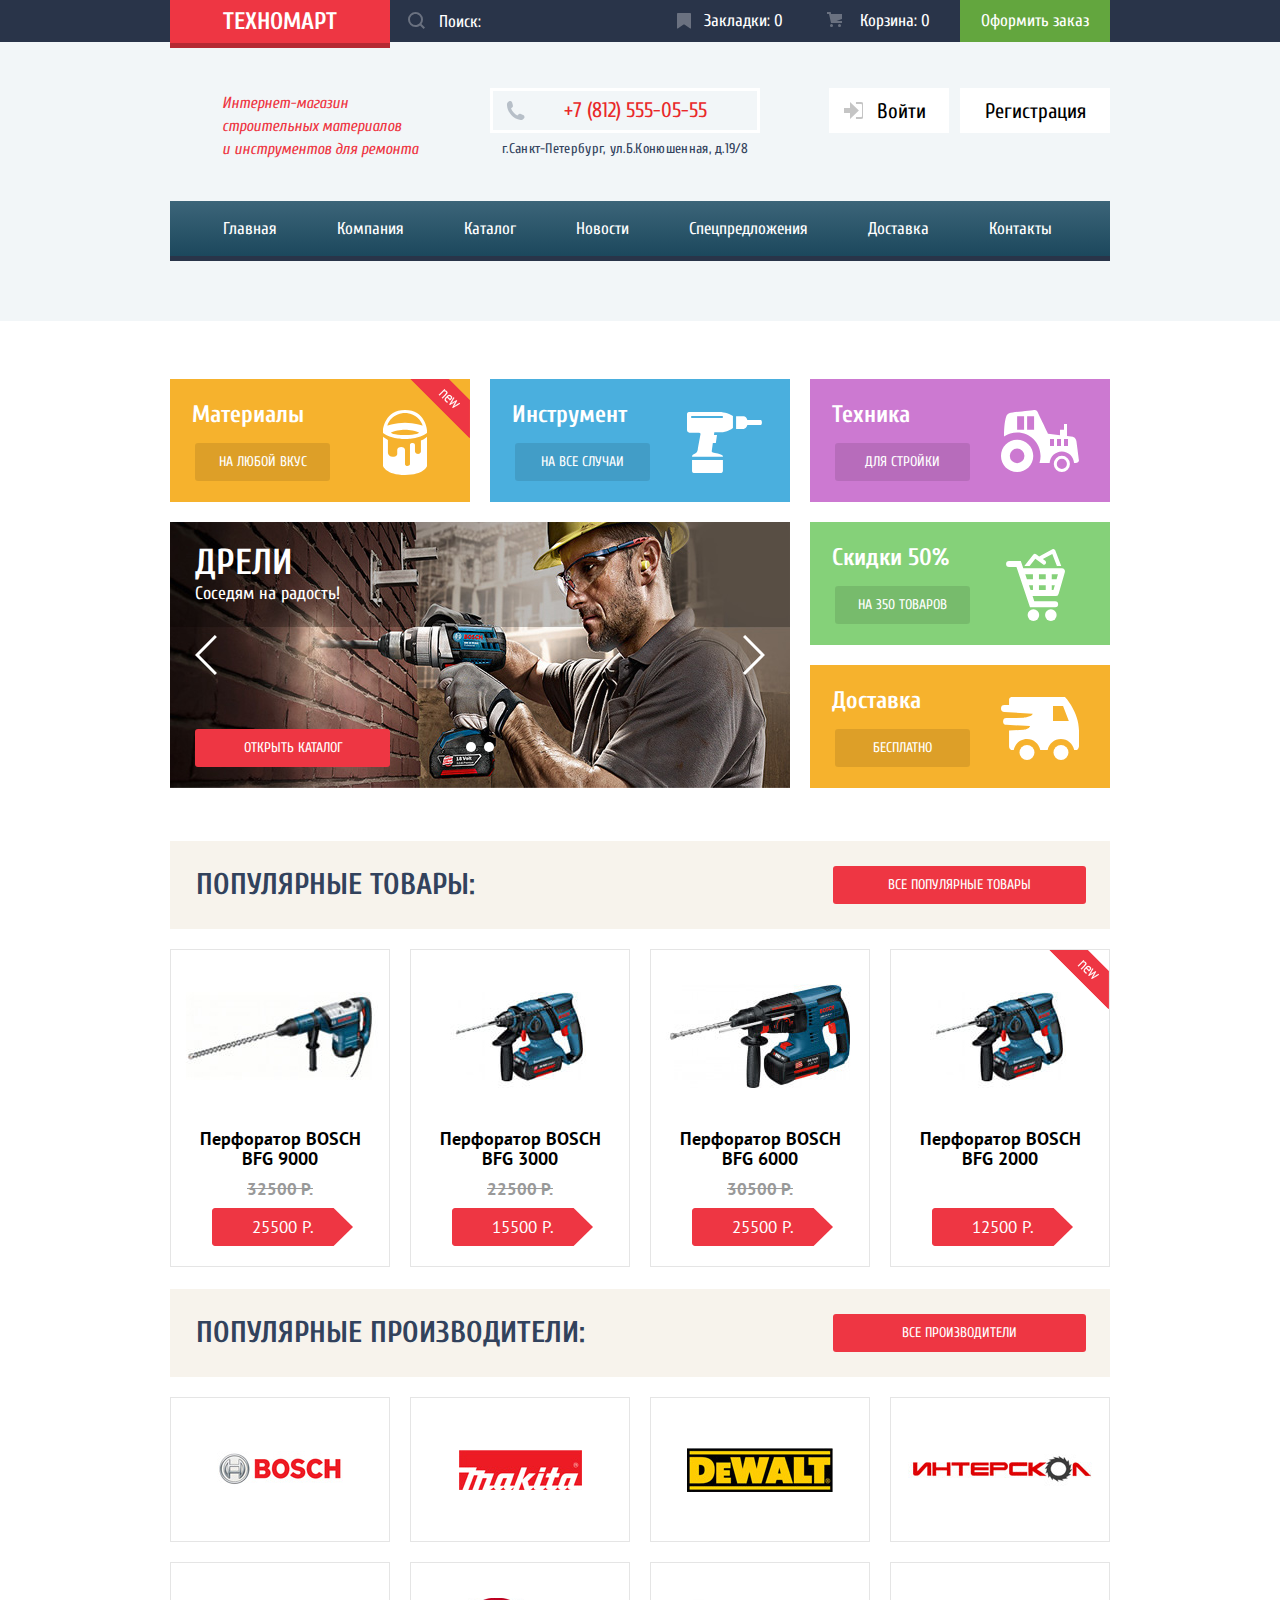
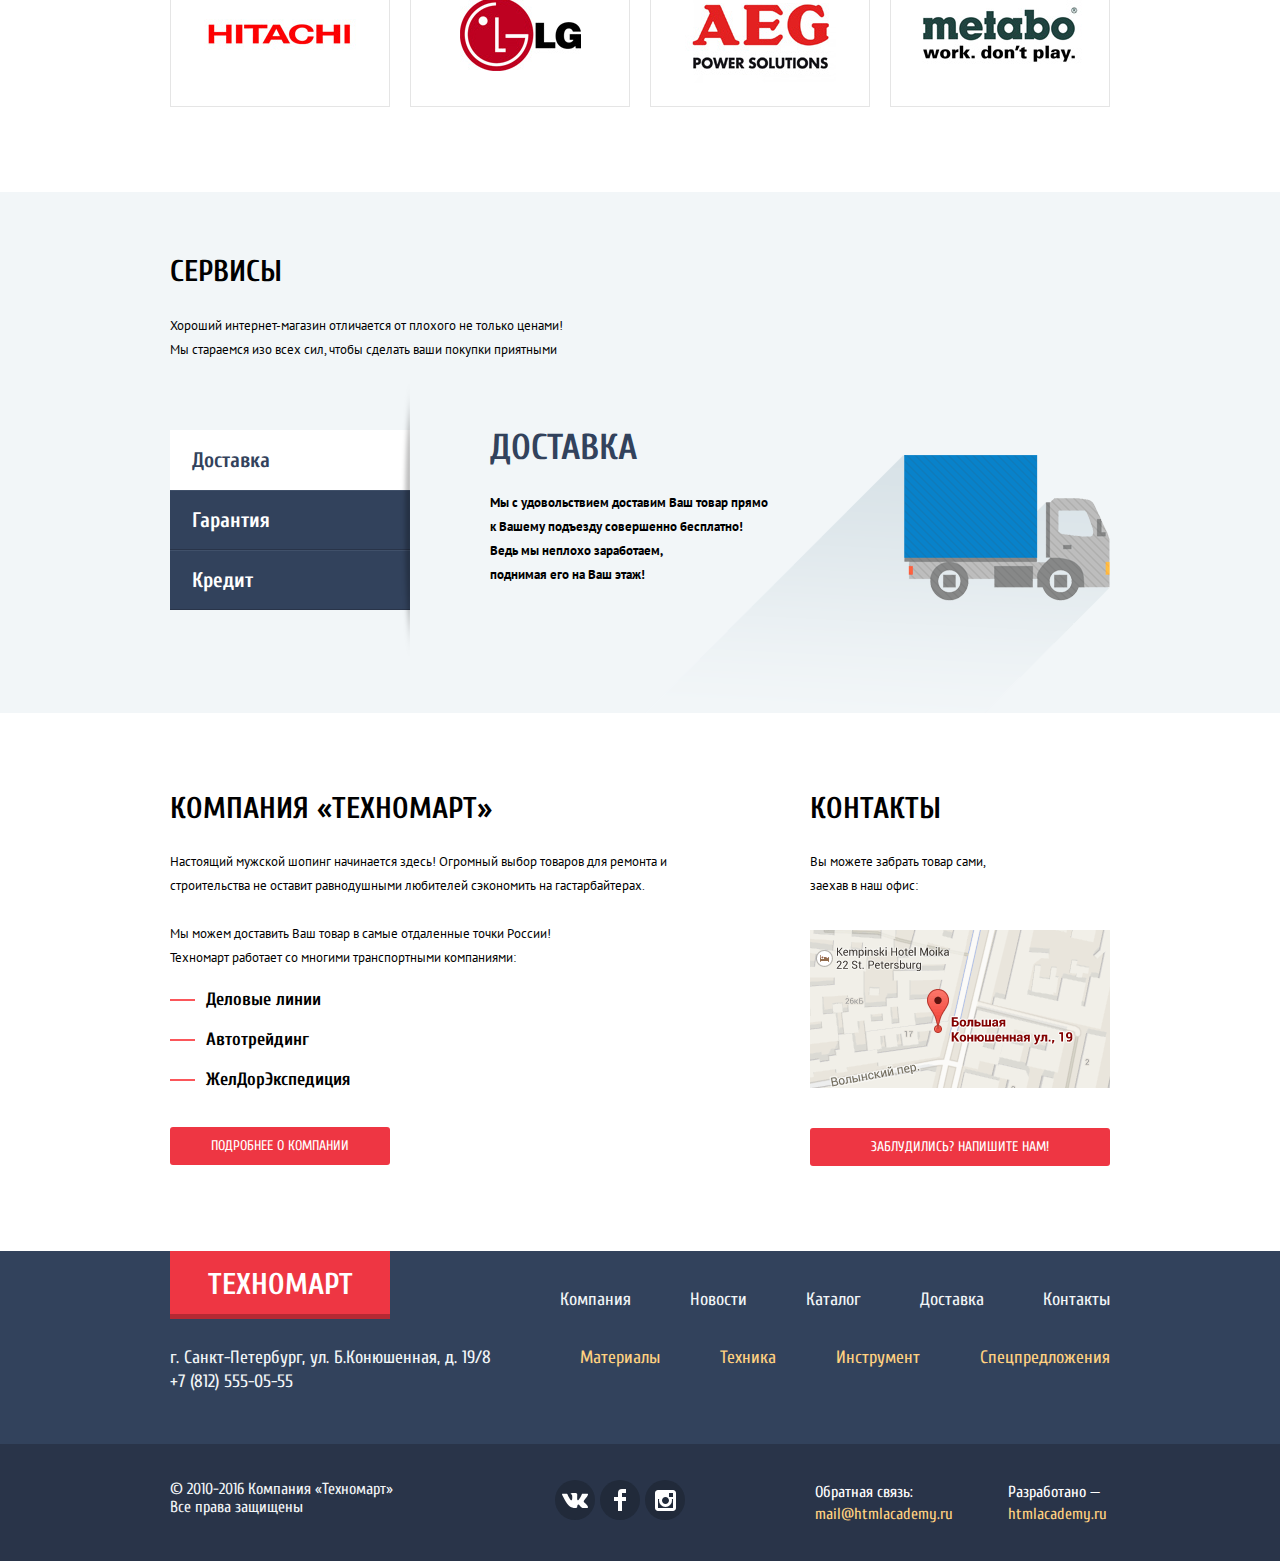
<file: index.html>
<!DOCTYPE html>
<html lang="ru">
<head>
  <meta charset="UTF-8">
  <title>Техномарт</title>
  <link href="https://fonts.googleapis.com/css?family=Cuprum:400,400i,700|PT+Sans:400,700&amp;subset=cyrillic" rel="stylesheet">
  <link rel="stylesheet" href="css/normalize.css">
  <link rel="stylesheet" href="css/style.css?8">
</head>
<body>
  <header class="main-header">
    <div class="header-first-line">
      <div class="container">
        <p class="logo-block">
          <a class="logo">Техномарт</a>
        </p>
        <form action="/echo" method="get" class="search-form">
          <input type="text" class="search-input" placeholder="Поиск:">
          <button type="submit" class="search-button"><span class="visually-hidden">Поиск</span></button>
        </form>
        <ul class="tabs-list">
          <li class="tabs-item">
            <a href="#" class="tabs-button tabs-bookmark">Закладки: <span class="tabs-count" id="bookmark-count">0</span></a>
          </li>
          <li class="tabs-item">
            <a href="#" class="tabs-button tabs-cart">Корзина: <span class="tabs-count" id="cart-count">0</span></a>
          </li>
          <li class="tabs-item">
            <a href="#" class="tabs-button tabs-order">Оформить заказ</a>
          </li>
        </ul>
      </div>
      <!-- /.container -->
    </div>
    <!-- /.header-first-line -->
    <div class="header-second-line container">
      <p class="title">
        Интернет-магазин <br>
        строительных материалов <br>
        и инструментов для ремонта
      </p>
      <div class="contacts">
        <p class="contacts-telefone">+7 (812) 555-05-55</p>
        <p class="contacts-address">г.Санкт-Петербург, ул.Б.Конюшенная, д.19/8</p>
      </div>
      <ul class="user-menu">
        <li class="user-menu-item log-in">
          <a href="" class="user-menu-link log-in-link">Войти</a>
        </li>
        <li class="user-menu-item sign-up">
          <a href="" class="user-menu-link sign-up-link">Регистрация</a>
        </li>
      </ul>
    </div>
    <!-- /.header-second-line -->
    <div class="header-third-line container">
      <nav class="main-navigation">
        <ul class="site-navigation">
          <li class="site-navigation-item">
            <a class="site-navigation-link current-link">Главная</a>
          </li>
          <li class="site-navigation-item">
            <a href="#" class="site-navigation-link">Компания</a>
          </li>
          <li class="site-navigation-item">
            <a href="catalog.html" class="site-navigation-link">Каталог</a>
          </li>
          <li class="site-navigation-item">
            <a href="#" class="site-navigation-link">Новости</a>
          </li>
          <li class="site-navigation-item">
            <a href="#" class="site-navigation-link">Спецпредложения</a>
          </li>
          <li class="site-navigation-item">
            <a href="#" class="site-navigation-link">Доставка</a>
          </li>
          <li class="site-navigation-item">
            <a href="#" class="site-navigation-link">Контакты</a>
          </li>
        </ul>
      </nav>
    </div>
    <!-- /.header-third-line -->
  </header>
  <main>
    <h1 class="visually-hidden">Интернет-магазин строительных материалов и инструментов для ремонта "Техномарт"</h1>
    <section class="goods-menu container">
      <h2 class="visually-hidden">Перечень товаров и услуг</h2>
      <ul class="list">
        <li class="list-item">
          <div class="list-item-container list-item-new">
            <h3 class="list-item-title">Материалы</h3>
            <a href="#" class="button list-button">На любой вкус</a>
          </div>
        </li>
        <li class="list-item">
          <div class="list-item-container">
            <h3 class="list-item-title">Инструмент</h3>
            <a href="#" class="button list-button">На все случаи</a>
          </div>
        </li>
        <li class="list-item">
          <div class="list-item-container">
            <h3 class="list-item-title">Техника</h3>
            <a href="#" class="button list-button">Для стройки</a>
          </div>
        </li>
        <li class="list-item">
          <div class="list-item-container">
            <h3 class="list-item-title">Скидки 50%</h3>
            <a href="#" class="button list-button">На 350 товаров</a>
          </div>
        </li>
        <li class="list-item">
          <div class="list-item-container">
            <h3 class="list-item-title">Доставка</h3>
            <a href="#" class="button list-button">Бесплатно</a>
          </div>
        </li>
        <li class="list-item">
          <div class="slider">
            <button class="slider-button slider-button-left" type="button"><span class="visually-hidden">Предыдущий слайд</span></button>
            <button class="slider-button slider-button-right" type="button"><span class="visually-hidden">Следающий слайд</span></button>
            <div class="slider-radio-block">
              <input type="radio" name="slider-radio" id="slider-radio1" class="slider-radio" checked tabindex="-1">
              <label for="slider-radio1" class="slader-label"><span class="visually-hidden">Слайд о перфораторах</span></label>
              <input type="radio" name="slider-radio" id="slider-radio2" class="slider-radio" tabindex="-1">
              <label for="slider-radio2" class="slader-label"><span class="visually-hidden">Слайд о дрелях</span></label>
            </div>
            <div class="slides">
              <div class="slide">
                <h3 class="slide-title">Перфораторы</h3>
                <p class="slide-text">Настоящие мужские игрушки</p>
                <a href="catalog.html" class="button slide-button" tabindex="-1">Открыть каталог</a>
              </div>
              <div class="slide">
                <h3 class="slide-title">Дрели</h3>
                <p class="slide-text">Соседям на радость!</p>
                <a href="catalog.html" class="button slide-button">Открыть каталог</a>
              </div>
            </div>
          </div>
        </li>
      </ul>
    </section>
    <section class="popular-goods container">
      <header class="section-header">
        <h2 class="title">Популярные товары:</h2>
        <button class="button">Все популярные товары</button>
      </header>
      <ul class="goods-list">
        <li class="item">
          <img src="img/boschBFG9000.jpg" width="218" height="170" alt="Перфоратор bosch BFG 9000" class="img">
          <div class="hidden-block">
            <a href="#" class="button hidden-button buy-button" tabindex="-1">Купить</a>
            <button class="button hidden-button bookmark-button" type="button" tabindex="-1">В закладки</button>
          </div>
          <h3 class="title">Перфоратор BOSCH BFG 9000</h3>
          <p class="old-price">32500 Р.</p>
          <a href="#" class="button button-price">25500 Р.</a>
        </li>
        <li class="item">
          <img src="img/boschBFG2000.jpg" width="218" height="170" alt="Перфоратор bosch BFG 3000" class="img">
          <div class="hidden-block">
            <a href="#" class="button hidden-button buy-button" tabindex="-1">Купить</a>
            <button class="button hidden-button bookmark-button" type="button" tabindex="-1">В закладки</button>
          </div>
          <h3 class="title">Перфоратор BOSCH BFG 3000</h3>
          <p class="old-price">22500 Р.</p>
          <a href="#" class="button button-price">15500 Р.</a>
        </li>
        <li class="item">
          <img src="img/boschBFG6000.jpg" width="218" height="170" alt="Перфоратор bosch BFG 6000" class="img">
          <div class="hidden-block">
            <a href="#" class="button hidden-button buy-button" tabindex="-1">Купить</a>
            <button class="button hidden-button bookmark-button" type="button" tabindex="-1">В закладки</button>
          </div>
          <h3 class="title">Перфоратор BOSCH BFG 6000</h3>
          <p class="old-price">30500 Р.</p>
          <a href="#" class="button button-price">25500 Р.</a>
        </li>
        <li class="item list-item-new">
          <img src="img/boschBFG2000.jpg" width="218" height="170" alt="Перфоратор bosch BFG 2000" class="img">
          <div class="hidden-block">
            <a href="#" class="button hidden-button buy-button" tabindex="-1">Купить</a>
            <button class="button hidden-button bookmark-button" type="button" tabindex="-1">В закладки</button>
          </div>
          <h3 class="title">Перфоратор BOSCH BFG 2000</h3>
          <p class="old-price"><br></p>
          <a href="#" class="button button-price">12500 Р.</a>
        </li>
      </ul>
    </section>
    <section class="popular-brands container">
      <header class="section-header">
        <h2 class="title">Популярные производители:</h2>
        <button class="button">Все производители</button>
      </header>
      <ul class="list">
        <li class="list-item">
          <a href="#" class="list-link">
            <img src="img/bosch.jpg" width="126" height="37" alt="Фирма bosch" class="list-img bosch">
          </a>
        </li>
        <li class="list-item">
          <a href="#" class="list-link">
            <img src="img/makita.jpg" width="123" height="40" alt="Фирма макита" class="list-img makita">
          </a>
        </li>
        <li class="list-item">
          <a href="#" class="list-link">
            <img src="img/dewalt.jpg" width="146" height="44" alt="Фирма dewalt" class="list-img dewalt">
          </a>
        </li>
        <li class="list-item">
          <a href="#" class="list-link">
            <img src="img/interscol.jpg" width="184" height="32" alt="Фирма интерскол" class="list-img interscol">
          </a>
        </li>
        <li class="list-item">
          <a href="#" class="list-link">
            <img src="img/hitachi.jpg" width="169" height="31" alt="Фирма hitachi" class="list-img hitachi">
          </a>
        </li>
        <li class="list-item">
          <a href="#" class="list-link">
            <img src="img/lg.jpg" width="121" height="73" alt="Фирма lg" class="list-img lg">
          </a>
        </li>
        <li class="list-item">
          <a href="#" class="list-link">
            <img src="img/aeg.jpg" width="151" height="96" alt="Фирма aeg" class="list-img aeg">
          </a>
        </li>
        <li class="list-item">
          <a href="#" class="list-link">
            <img src="img/metabo.jpg" width="204" height="69" alt="Фирма metabo" class="list-img metabo">
          </a>
        </li>
      </ul>
    </section>
    <section class="services">
      <div class="container">
        <header>
          <h2 class="header-title">Сервисы</h2>
          <p class="header-text">
            Хороший интернет-магазин отличается от плохого не только ценами! <br>
            Мы стараемся изо всех сил, чтобы сделать ваши покупки приятными
          </p>
        </header>
        <div class="slider">
          <input type="radio" name="slider-radio" class="slider-radio" id="delivery" checked>
          <input type="radio" name="slider-radio" class="slider-radio" id="guaranty">
          <input type="radio" name="slider-radio" class="slider-radio" id="credit">
          <div class="slider-controls">
            <label for="delivery" class="slider-button">Доставка</label>
            <label for="guaranty" class="slider-button">Гарантия</label>
            <label for="credit" class="slider-button">Кредит</label>
          </div>
          <!-- /.slider-controls -->
          <div class="slides">
            <div class="slide">
              <h3 class="slide-title">Доставка</h3>
              <p class="slide-text">
                Мы с удовольствием доставим Ваш товар прямо <br>
                к Вашему подъезду совершенно бесплатно! <br>
                Ведь мы неплохо заработаем, <br>
                поднимая его на Ваш этаж!
              </p>
            </div>
            <!-- /.slide -->
            <div class="slide">
              <h3 class="slide-title">Гарантия</h3>
              <p class="slide-text">
                Если купленный у нас товар поломается или заискрит, <br>
                а также в случае пожара, спровоцированного его возгаранием, <br>
                Вы всегда можете быть уверены в нашей гарантии. Мы обменяем <br>
                сгоревший товар на новый. <br>
                Дом уж восстановите как-нибудь сами.
              </p>
            </div>
            <!-- /.slide -->
            <div class="slide">
              <h3 class="slide-title">Кредит</h3>
              <p class="slide-text">
                Залезть в долговую яму стало проще! <br>
                Кредитные консультанты придут Вам на помощь.
              </p>
              <button class="button slide-button">Отправить заявку</button>
            </div>
            <!-- /.slide -->
          </div>
          <!-- /.slides -->
        </div>
        <!-- /.slider -->
      </div>
    </section>
    <section class="company-info container">
      <section class="company-about">
        <h2 class="title">Компания «Техномарт»</h2>
        <p class="text">
          Настоящий мужской шопинг начинается здесь! Огромный выбор товаров для ремонта и <br>
          строительства не оставит равнодушными любителей сэкономить на гастарбайтерах.
        </p>
        <p class="text">
          Мы можем доставить Ваш товар в самые отдаленные точки России!<br>
          Техномарт работает со многими транспортными компаниями:
        </p>
        <ul class="partners-list">
          <li class="partners-item">Деловые линии</li>
          <li class="partners-item">Автотрейдинг</li>
          <li class="partners-item">ЖелДорЭкспедиция</li>
        </ul>
        <a href="#" class="button partners-link">Подробнее о компании</a>
      </section>
      <section class="contacts">
        <h2 class="title">Контакты</h2>
        <p class="text">
          Вы можете забрать товар сами, <br>
          заехав в наш офис:
        </p>
        <p class="map">
          <img src="img/contacts-map.png" alt="Адрес офиса: г.Санкт-Петербург, ул.Б.Конюшенная, д.19" width="300" height="158" class="map-img">
        </p>
        <button class="button">Заблудились? Напишите нам!</button>
        <div class="modal-full-map">
          <img src="img/contacts-map-full.png" width="940" height="446" alt="Большая карта с адресом офиса">
          <button class="close" tabindex="-1"><span class="visually-hidden">Закрыть</span></button>
        </div>
        <!-- /.full-map -->
      </section>
    </section>
  </main>
  <footer class="main-footer">
    <div class="footer-first-line container">
      <p class="logo-block">
        <a class="logo">Техномарт</a>
      </p>
      <ul class="site-navigation">
        <li class="site-navigation-item">
          <a href="#" class="site-navigation-link">Компания</a>
        </li>
        <li class="site-navigation-item">
          <a href="#" class="site-navigation-link">Новости</a>
        </li>
        <li class="site-navigation-item">
          <a href="catalog.html" class="site-navigation-link">Каталог</a>
        </li>
        <li class="site-navigation-item">
          <a href="#" class="site-navigation-link">Доставка</a>
        </li>
        <li class="site-navigation-item">
          <a href="#" class="site-navigation-link">Контакты</a>
        </li>
      </ul>
    </div>
    <!-- /.footer-first-line -->
    <div class="footer-second-line container">
      <p class="contacts">
        г. Санкт-Петербург, ул. Б.Конюшенная, д. 19/8 <br>
        +7 (812) 555-05-55
      </p>
      <ul class="catalog-navigation">
        <li class="catalog-navigation-item">
          <a href="#" class="catalog-navigation-link">Материалы</a>
        </li>
        <li class="catalog-navigation-item">
          <a href="#" class="catalog-navigation-link">Техника</a>
        </li>
        <li class="catalog-navigation-item">
          <a href="#" class="catalog-navigation-link">Инструмент</a>
        </li>
        <li class="catalog-navigation-item">
          <a href="#" class="catalog-navigation-link">Спецпредложения</a>
        </li>
      </ul>
    </div>
    <!-- /.footer-second-line -->
    <div class="footer-third-line">
      <div class="container">
        <p class="copyrights">
          &#169; 2010-2016 Компания «Техномарт» <br>
          Все права защищены
        </p>
        <ul class="socials-list">
          <li class="socials-item">
            <a href="" class="socials-link vk">
              <span class="visually-hidden">Вконтакте</span>
            </a>
          </li>
          <li class="socials-item">
            <a href="" class="socials-link facebook">
              <span class="visually-hidden">Фейсбук</span>
            </a>
          </li>
          <li class="socials-item">
            <a href="" class="socials-link instagram">
              <span class="visually-hidden">Инстаграм</span>
            </a>
          </li>
        </ul>
        <table class="developers">
          <tr>
            <td class="developers-title">Обратная связь:</td>
            <td class="developers-title">Разработано —</td>
          </tr>
          <tr>
            <td class="developers-link">mail@htmlacademy.ru</td>
            <td class="developers-link">htmlacademy.ru</td>
          </tr>
        </table>
      </div>
      <!-- /.container -->
    </div>
    <!-- /.footer-third-line -->
  </footer>
  <section class="modal modal-write-us">
    <p class="block-input">
      <label for="write-us-name">Ваше имя:</label>
      <input type="text" name="name" id="write-us-name" placeholder="Представьтесь, пожалуйста" tabindex="-1">
    </p>
    <p class="block-input">
      <label for="write-us-email">Ваш e-mail:</label>
      <input type="email" name="email" id="write-us-email" placeholder="Для отправки ответа" tabindex="-1">
    </p>
    <p class="block-textarea">
      <label for="write-us-message">Текст письма:</label>
      <textarea name="message" id="write-us-message" placeholder="В свободной форме" tabindex="-1"></textarea>
    </p class="block-textarea">
    <p class="block-button">
      <button class="button" type="submit" tabindex="-1">Отправить</button>
    </p>
    <button class="close" tabindex="-1"><span class="visually-hidden">Закрыть</span></button>
  </section>
</body>
</html>
</file>
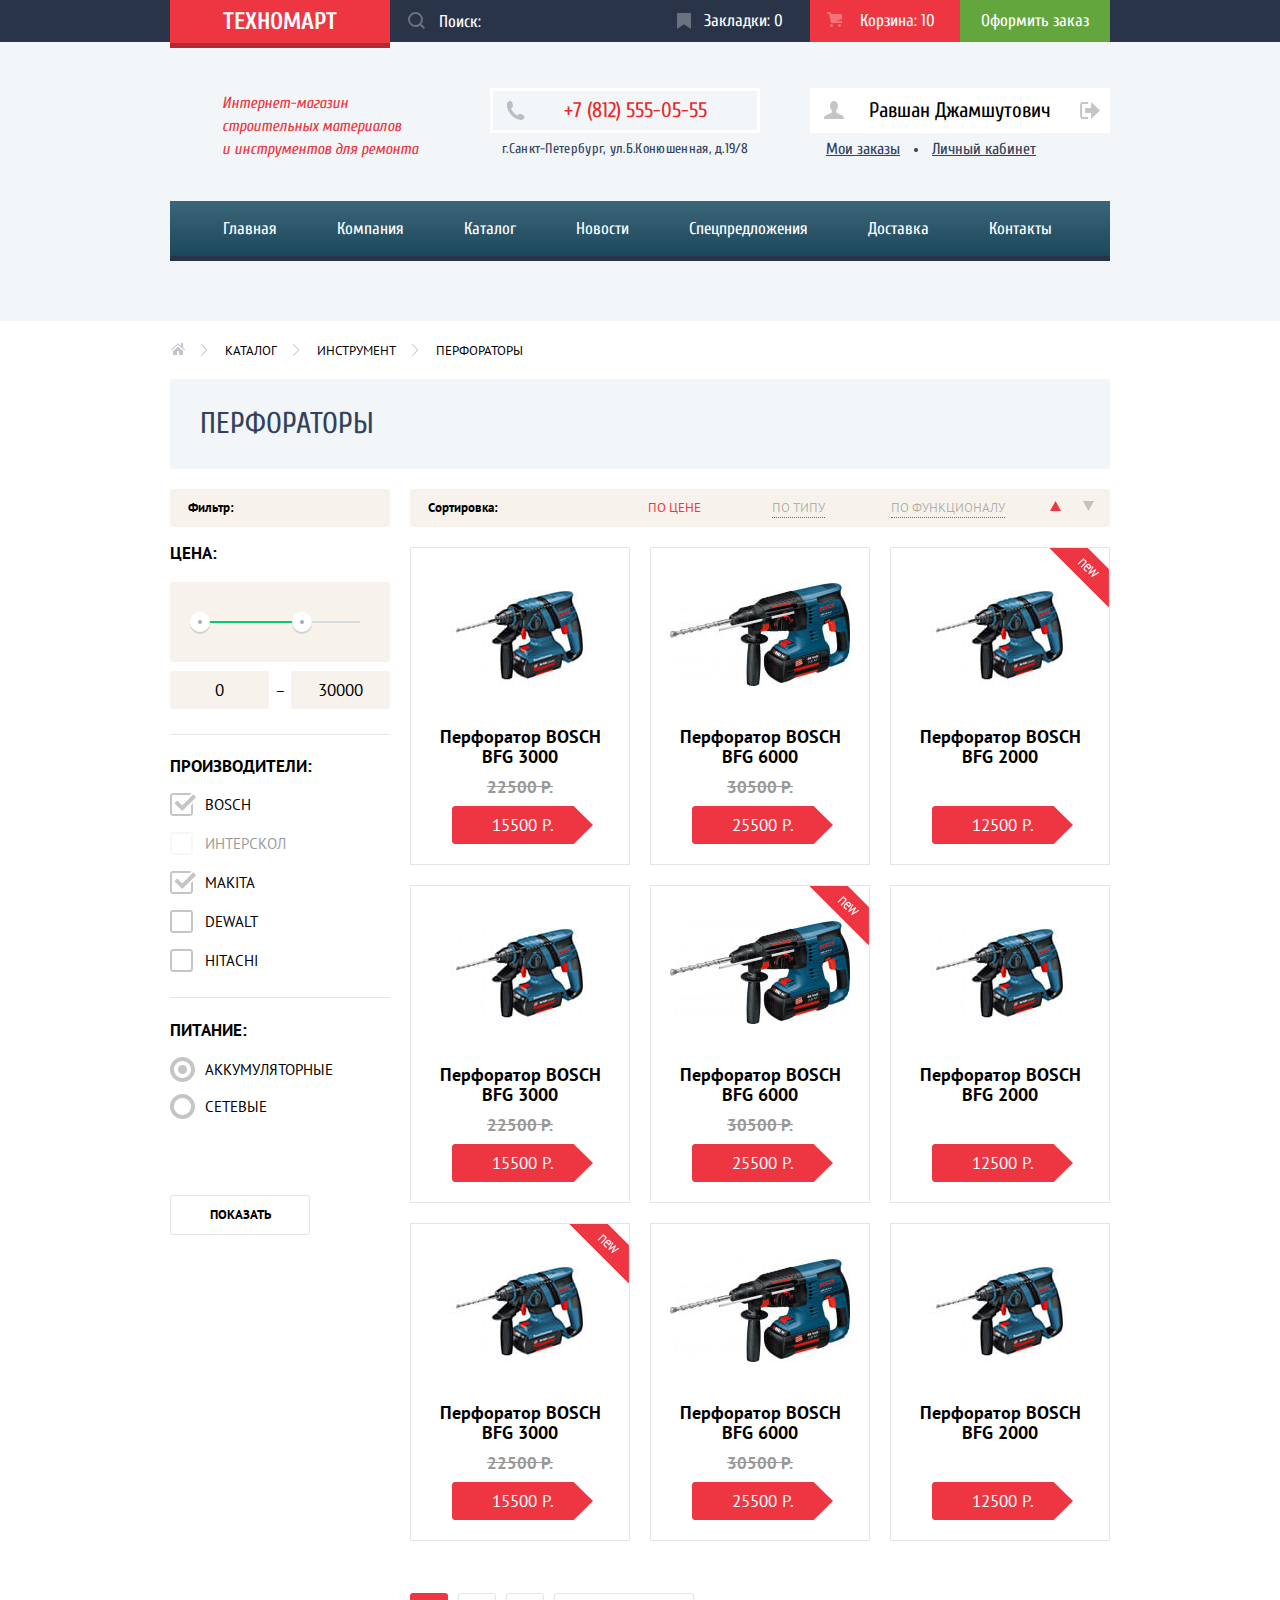
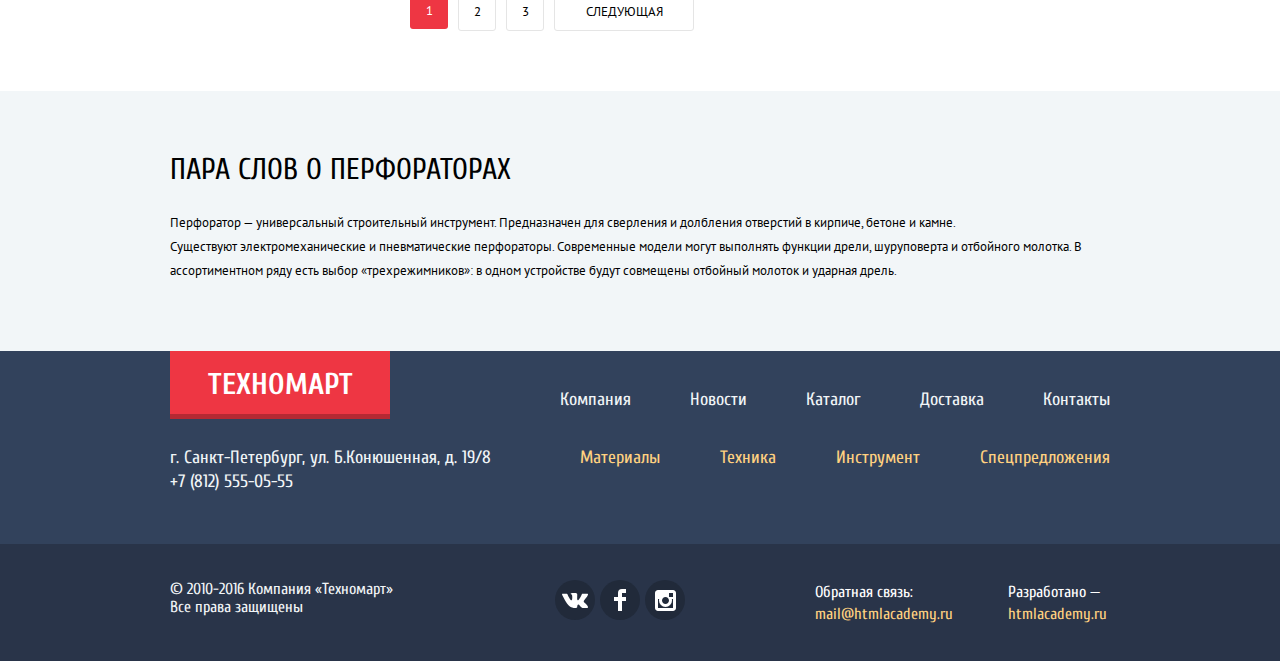
<file: catalog.html>
<!DOCTYPE html>
<html lang="ru">
<head>
  <meta charset="UTF-8">
  <title>Католог товаров</title>
  <link href="https://fonts.googleapis.com/css?family=Cuprum:400,400i|PT+Sans:400,700&amp;subset=cyrillic" rel="stylesheet">
  <link rel="stylesheet" href="css/normalize.css">
  <link rel="stylesheet" href="css/style.css?5">
</head>
<body>
  <header class="main-header">
    <div class="header-first-line">
      <div class="container">
        <p class="logo-block">
          <a href="index.html" class="logo">Техномарт</a>
        </p>
        <form action="/echo" method="get" class="search-form">
          <input type="text" class="search-input" placeholder="Поиск:">
          <button type="submit" class="search-button"><span class="visually-hidden">Поиск</span></button>
        </form>
        <ul class="tabs-list">
          <li class="tabs-item">
            <a href="#" class="tabs-button tabs-bookmark">Закладки: <span class="tabs-count" id="bookmark-count">0</span></a>
          </li>
          <li class="tabs-item">
            <a href="#" class="tabs-button tabs-button-fill tabs-cart">Корзина: <span class="tabs-count" id="cart-count">10</span></a>
          </li>
          <li class="tabs-item">
            <a href="#" class="tabs-button tabs-order">Оформить заказ</a>
          </li>
        </ul>
      </div>
      <!-- /.container -->
    </div>
    <!-- /.header-first-line -->
    <div class="header-second-line container">
      <p class="title">
        Интернет-магазин <br>
        строительных материалов <br>
        и инструментов для ремонта
      </p>
      <div class="contacts">
        <p class="contacts-telefone">+7 (812) 555-05-55</p>
        <p class="contacts-address">г.Санкт-Петербург, ул.Б.Конюшенная, д.19/8</p>
      </div>
      <ul class="user-menu">
        <li class="user-menu-item user">
          <a href="" class="user-menu-link user-link">Равшан Джамшутович</a>
        </li>
        <li class="user-menu-item my-order">
          <a href="" class="user-menu-link my-order-link">Мои заказы</a>
        </li>
        <li class="user-menu-item account">
          <a href="" class="user-menu-link account-link">Личный кабинет</a>
        </li>
      </ul>
    </div>
    <!-- /.header-second-line -->
    <div class="header-third-line container">
      <nav class="main-navigation">
        <ul class="site-navigation">
          <li class="site-navigation-item">
            <a href="index.html" class="site-navigation-link">Главная</a>
          </li>
          <li class="site-navigation-item">
            <a href="#" class="site-navigation-link">Компания</a>
          </li>
          <li class="site-navigation-item">
            <a class="site-navigation-link  current-link">Каталог</a>
          </li>
          <li class="site-navigation-item">
            <a href="#" class="site-navigation-link">Новости</a>
          </li>
          <li class="site-navigation-item">
            <a href="#" class="site-navigation-link">Спецпредложения</a>
          </li>
          <li class="site-navigation-item">
            <a href="#" class="site-navigation-link">Доставка</a>
          </li>
          <li class="site-navigation-item">
            <a href="#" class="site-navigation-link">Контакты</a>
          </li>
        </ul>
      </nav>
    </div>
    <!-- /.header-third-line -->
  </header>
  <main class="catalog-main container">
    <header>
      <ul class="bread-crumb">
        <li class="item home">
          <a href="index.html" class="link home-link"><span class="visually-hidden">Главная</span></a>
        </li>
        <li class="item">
          <a href="catalog.html" class="link">Каталог</a>
        </li>
        <li class="item">
          <a href="#" class="link">Инструмент</a>
        </li>
        <li class="item">
          <a class="link current-link">Перфораторы</a>
        </li>
      </ul>
      <h1 class="header-title">Перфораторы</h1>
    </header>
    <section class="filters-block">
      <h2 class="title">Фильтр:</h2>
      <form action="/echo" method="get" class="filters">
        <fieldset class="range-filter">
          <legend class="fieldset-title">Цена:</legend>
          <div class="range-control">
            <div class="scale">
              <div class="bar"></div>
            </div>
            <div class="toggle toggle-min"></div>
            <div class="toggle toggle-max"></div>
          </div>
          <div class="price-control">
            <label for="min-price" class="visually-hidden">Минимальная цена</label>
            <input type="text" value="0" name="min-price" id="min-price" class="price-control-input">
            –
            <label for="max-price" class="visually-hidden">Максимальная цена</label>
            <input type="text" value="30000" name="max-price" id="max-price" class="price-control-input">
          </div>
        </fieldset>
        <fieldset class="manufacturer-filter">
          <legend class="fieldset-title">Производители:</legend>
          <ul class="list">
            <li class="list-item">
              <input type="checkbox" name="bosch" class="list-input" id="bosch" checked>
              <label for="bosch" class="list-label">Bosch</label>
            </li>
            <li class="list-item">
              <input type="checkbox" name="interscol" class="list-input" id="interscol" disabled>
              <label for="interscol" class="list-label list-label__blocked">Интерскол</label>
            </li>
            <li class="list-item">
              <input type="checkbox" name="makita" class="list-input" id="makita" checked>
              <label for="makita" class="list-label">Makita</label>
            </li>
            <li class="list-item">
              <input type="checkbox" name="dewalt" class="list-input" id="dewalt">
              <label for="dewalt" class="list-label">Dewalt</label>
            </li>
            <li class="list-item">
              <input type="checkbox" name="hitachi" class="list-input" id="hitachi">
              <label for="hitachi" class="list-label">Hitachi</label>
            </li>
          </ul>
        </fieldset>
        <fieldset class="power-filter">
          <legend class="fieldset-title">Питание:</legend>
          <ul class="list">
            <li class="list-item">
              <input type="radio" name="power-radio" class="list-input" id="accumulator" checked>
              <label for="accumulator" class="list-label">Аккумуляторные</label>
            </li>
            <li class="list-item">
              <input type="radio" name="power-radio" class="list-input" id="network">
              <label for="network" class="list-label">Сетевые</label>
            </li>
          </ul>
        </fieldset>
        <button class="button filters-button">Показать</button>
      </form>
    </section>
    <!-- /.filters -->
    <section class="goods">
      <section class="sort">
        <h2 class="title">Сортировка:</h2>
        <ul class="type-list">
          <li class="type-item">
            <a href="#" class="type-link current-link">По цене</a>
          </li>
          <li class="type-item">
            <a href="#" class="type-link">По типу</a>
          </li>
          <li class="type-item">
            <a href="#" class="type-link">По функционалу</a>
          </li>
        </ul>
        <ul class="order-list">
          <li class="order-item">
            <a href="#" class="order-arrow arrow-up arrow-up-active">
              <span class="visually-hidden">Сортировка по возрастанию</span>
            </a>
          </li>
          <li class="order-item">
            <a href="#" class="order-arrow arrow-down">
              <span class="visually-hidden">Сортировка по убыванию</span>
            </a>
          </li>
        </ul>
      </section>
      <section class="goods-content">
        <ul class="goods-list">
          <li class="item">
            <img src="img/boschBFG2000.jpg" width="218" height="170" alt="Перфоратор bosch BFG 2000" class="img">
            <div class="hidden-block">
              <a href="#" class="button hidden-button buy-button" tabindex="-1">Купить</a>
              <button class="button hidden-button bookmark-button" type="button" tabindex="-1">В закладки</button>
            </div>
            <h3 class="title">Перфоратор BOSCH BFG 3000</h3>
            <p class="old-price">22500 Р.</p>
            <a href="#" class="button button-price">15500 Р.</a>
          </li>
          <li class="item">
            <img src="img/boschBFG6000.jpg" width="218" height="170" alt="Перфоратор bosch BFG 6000" class="img">
            <div class="hidden-block">
              <a href="#" class="button hidden-button buy-button" tabindex="-1">Купить</a>
              <button class="button hidden-button bookmark-button" type="button" tabindex="-1">В закладки</button>
            </div>
            <h3 class="title">Перфоратор BOSCH BFG 6000</h3>
            <p class="old-price">30500 Р.</p>
            <a href="#" class="button button-price">25500 Р.</a>
          </li>
          <li class="item list-item-new">
            <img src="img/boschBFG2000.jpg" width="218" height="170" alt="Перфоратор bosch BFG 2000" class="img">
            <div class="hidden-block">
              <a href="#" class="button hidden-button buy-button" tabindex="-1">Купить</a>
              <button class="button hidden-button bookmark-button" type="button" tabindex="-1">В закладки</button>
            </div>
            <h3 class="title">Перфоратор BOSCH BFG 2000</h3>
            <p class="old-price"><br></p>
            <a href="#" class="button button-price">12500 Р.</a>
          </li>
          <li class="item">
            <img src="img/boschBFG2000.jpg" width="218" height="170" alt="Перфоратор bosch BFG 2000" class="img">
            <div class="hidden-block">
              <a href="#" class="button hidden-button buy-button" tabindex="-1">Купить</a>
              <button class="button hidden-button bookmark-button" type="button" tabindex="-1">В закладки</button>
            </div>
            <h3 class="title">Перфоратор BOSCH BFG 3000</h3>
            <p class="old-price">22500 Р.</p>
            <a href="#" class="button button-price">15500 Р.</a>
          </li>
          <li class="item list-item-new">
            <img src="img/boschBFG6000.jpg" width="218" height="170" alt="Перфоратор bosch BFG 6000" class="img">
            <div class="hidden-block">
              <a href="#" class="button hidden-button buy-button" tabindex="-1">Купить</a>
              <button class="button hidden-button bookmark-button" type="button" tabindex="-1">В закладки</button>
            </div>
            <h3 class="title">Перфоратор BOSCH BFG 6000</h3>
            <p class="old-price">30500 Р.</p>
            <a href="#" class="button button-price">25500 Р.</a>
          </li>
          <li class="item">
            <img src="img/boschBFG2000.jpg" width="218" height="170" alt="Перфоратор bosch BFG 2000" class="img">
            <div class="hidden-block">
              <a href="#" class="button hidden-button buy-button" tabindex="-1">Купить</a>
              <button class="button hidden-button bookmark-button" type="button" tabindex="-1">В закладки</button>
            </div>
            <h3 class="title">Перфоратор BOSCH BFG 2000</h3>
            <p class="old-price"><br></p>
            <a href="#" class="button button-price">12500 Р.</a>
          </li>
          <li class="item list-item-new">
            <img src="img/boschBFG2000.jpg" width="218" height="170" alt="Перфоратор bosch BFG 2000" class="img">
            <div class="hidden-block">
              <a href="#" class="button hidden-button buy-button" tabindex="-1">Купить</a>
              <button class="button hidden-button bookmark-button" type="button" tabindex="-1">В закладки</button>
            </div>
            <h3 class="title">Перфоратор BOSCH BFG 3000</h3>
            <p class="old-price">22500 Р.</p>
            <a href="#" class="button button-price">15500 Р.</a>
          </li>
          <li class="item">
            <img src="img/boschBFG6000.jpg" width="218" height="170" alt="Перфоратор bosch BFG 6000" class="img">
            <div class="hidden-block">
              <a href="#" class="button hidden-button buy-button" tabindex="-1">Купить</a>
              <button class="button hidden-button bookmark-button" type="button" tabindex="-1">В закладки</button>
            </div>
            <h3 class="title">Перфоратор BOSCH BFG 6000</h3>
            <p class="old-price">30500 Р.</p>
            <a href="#" class="button button-price">25500 Р.</a>
          </li>
          <li class="item">
            <img src="img/boschBFG2000.jpg" width="218" height="170" alt="Перфоратор bosch BFG 2000" class="img">
            <div class="hidden-block">
              <a href="#" class="button hidden-button buy-button" tabindex="-1">Купить</a>
              <button class="button hidden-button bookmark-button" type="button" tabindex="-1">В закладки</button>
            </div>
            <h3 class="title">Перфоратор BOSCH BFG 2000</h3>
            <p class="old-price"><br></p>
            <a href="#" class="button button-price">12500 Р.</a>
          </li>
        </ul>
        <ul class="pagination-list">
          <li class="pagination-item">
            <a href="#" class="pagination-link current-link">1</a>
          </li>
          <li class="pagination-item">
            <a href="#" class="pagination-link">2</a>
          </li>
          <li class="pagination-item">
            <a href="#" class="pagination-link">3</a>
          </li>
          <li class="pagination-item">
            <a href="#" class="pagination-link next-link">Следующая</a>
          </li>
        </ul>
      </section>
      <!-- /.goods-content -->
    </section>
    <!-- /.goods -->
  </main>
  <section class="postscriptum">
    <div class="container">
      <h2 class="title">Пара слов о перфораторах</h2>
      <p class="text">
        Перфоратор — универсальный строительный инструмент. Предназначен для сверления и долбления отверстий в кирпиче, бетоне и камне. <br>
        Существуют электромеханические и пневматические перфораторы. Современные модели могут выполнять функции дрели, шуруповерта и отбойного молотка. В ассортиментном ряду есть выбор «трехрежимников»: в одном устройстве будут совмещены отбойный молоток и ударная дрель.
      </p>
    </div>
  </section>
  <footer class="main-footer">
    <div class="footer-first-line container">
      <p class="logo-block">
        <a class="logo">Техномарт</a>
      </p>
      <ul class="site-navigation">
        <li class="site-navigation-item">
          <a href="#" class="site-navigation-link">Компания</a>
        </li>
        <li class="site-navigation-item">
          <a href="#" class="site-navigation-link">Новости</a>
        </li>
        <li class="site-navigation-item">
          <a href="catalog.html" class="site-navigation-link">Каталог</a>
        </li>
        <li class="site-navigation-item">
          <a href="#" class="site-navigation-link">Доставка</a>
        </li>
        <li class="site-navigation-item">
          <a href="#" class="site-navigation-link">Контакты</a>
        </li>
      </ul>
    </div>
    <!-- /.footer-first-line -->
    <div class="footer-second-line container">
      <p class="contacts">
        г. Санкт-Петербург, ул. Б.Конюшенная, д. 19/8 <br>
        +7 (812) 555-05-55
      </p>
      <ul class="catalog-navigation">
        <li class="catalog-navigation-item">
          <a href="#" class="catalog-navigation-link">Материалы</a>
        </li>
        <li class="catalog-navigation-item">
          <a href="#" class="catalog-navigation-link">Техника</a>
        </li>
        <li class="catalog-navigation-item">
          <a href="#" class="catalog-navigation-link">Инструмент</a>
        </li>
        <li class="catalog-navigation-item">
          <a href="#" class="catalog-navigation-link">Спецпредложения</a>
        </li>
      </ul>
    </div>
    <!-- /.footer-second-line -->
    <div class="footer-third-line">
      <div class="container">
        <p class="copyrights">
          &#169; 2010-2016 Компания «Техномарт» <br>
          Все права защищены
        </p>
        <ul class="socials-list">
          <li class="socials-item">
            <a href="" class="socials-link vk">
              <span class="visually-hidden">Вконтакте</span>
            </a>
          </li>
          <li class="socials-item">
            <a href="" class="socials-link facebook">
              <span class="visually-hidden">Фейсбук</span>
            </a>
          </li>
          <li class="socials-item">
            <a href="" class="socials-link instagram">
              <span class="visually-hidden">Инстаграм</span>
            </a>
          </li>
        </ul>
        <table class="developers">
          <tr>
            <td class="developers-title">Обратная связь:</td>
            <td class="developers-title">Разработано —</td>
          </tr>
          <tr>
            <td class="developers-link">mail@htmlacademy.ru</td>
            <td class="developers-link">htmlacademy.ru</td>
          </tr>
        </table>
      </div>
      <!-- /.container -->
    </div>
    <!-- /.footer-third-line -->
  </footer>
  <section class="modal modal-goods-add">
    <p class="block-content">
      Товар добавлен в корзину!
    </p>
    <p class="block-button">
      <button class="button order-button" type="submit" tabindex="-1">Офомрить заказ</button>
      <button class="button continue-button" type="submit" tabindex="-1">Продолжить покупки</button>
    </p>
    <button class="close" tabindex="-1"><span class="visually-hidden">Закрыть</span></button>
  </section>
</body>
</html>
</file>
<file: css/style.css>
body {
  margin: 0;
  padding: 0;

  font-family: 'Cuprum', sans-serif;
  font-size: 16px;
  font-weight: 400;
  line-height: 20px;
  color: #000000;

  background-color: #ffffff;
}

a {
  text-decoration: none;
}

.container {
  width: 940px;
  margin: 0 auto;
  padding: 0 10px;
}

.visually-hidden:not(:focus):not(:active),
input[type="checkbox"].visually-hidden,
input[type="radio"].visually-hidden {
  position: absolute;

  width: 1px;
  height: 1px;
  margin: -1px;
  border: 0;
  padding: 0;

  white-space: nowrap;

  clip-path: inset(100%);
  clip: rect(0 0 0 0);
  overflow: hidden;
}

.button {
  display: inline-block;
  padding: 10px 25px;

  font: inherit;
  font-size: 14px;
  text-transform: uppercase;
  line-height: 18px;
  color: #ffffff;

  background-color: #ee3643;
  border: none;
  border-radius: 3px;
  cursor: pointer;
}

.button:hover {
  background-color: #ca2c37;
}

.button:active {
  background-color: #ba2732;
}

.logo,
.header-first-line .search-input,
.header-first-line .tabs-button,
.header-second-line .title,
.header-second-line .contacts-telefone,
.header-second-line .user-menu-link {
  -webkit-box-sizing: border-box;
  -moz-box-sizing: border-box;
  box-sizing: border-box;
}

/* хедер index.html */

.main-header {
  margin-bottom: 58px;

  background-color: #f2f6f8;
}

.header-first-line {
  margin-bottom: 46px;

  background-color: #293449;
}

.header-first-line .container {
  position: relative;

  display: -webkit-flex;
  display: -moz-flex;
  display: -ms-flex;
  display: -o-flex;
  display: flex;
}

.logo-block {
  width: 220px;
  margin: 0;
  padding: 0;
}

.logo {
  position: absolute;

  display: inline-block;
  width: 220px;
  padding: 10px 51px 14px 53px;

  font-size: 24px;
  font-weight: 700;
  line-height: 24px;
  text-transform: uppercase;
  color: #ffffff;

  background-color: #ee3643;
  cursor: default;
  -webkit-box-shadow: inset 0 -5px 0 0 rgba(0, 0, 0, 0.24);
  box-shadow: inset 0 -5px 0 0 rgba(0, 0, 0, 0.24);
}

.logo:hover {
  background-color: #ca2c37;
}

.logo:active {
  background-color: #ba2732;
}

.header-first-line .search-form {
  position: relative;

  width: 270px;
}

.header-first-line .search-input {
  width: 100%;
  padding: 11.5px 13px 11.5px 49px;

  font: inherit;
  font-size: 17px;
  line-height: 17px;
  border: none;
  background-color: transparent;
}

.header-first-line .search-input:hover {
  background-color: #212a3a;
}

.header-first-line .search-input:focus {
  background-color: #ffffff;
}

.header-first-line .search-input::placeholder {
  color: #ffffff;
}

.header-first-line .search-button {
  position: absolute;
  top: 12px;
  left: 18px;

  width: 17px;
  height: 17px;

  border: none;
  background-color: transparent;
  background-image: url(../img/svg/icon-search.svg);
  background-repeat: no-repeat;
  background-position: 0 0;
  opacity: 0.3;
  cursor: pointer;
}

.header-first-line .search-input:hover + .search-button {
  opacity: 1;
}

.header-first-line .search-input:focus + .search-button {
  background-image: url(../img/svg/icon-search-active.svg);
  opacity: 1;
}

.header-first-line .tabs-list,
.header-second-line .user-menu,
.header-third-line .site-navigation {
  margin: 0;
  padding: 0;

  list-style: none;
}

.header-first-line .tabs-list {
  display: -webkit-flex;
  display: -moz-flex;
  display: -ms-flex;
  display: -o-flex;
  display: flex;
  width: 450px;
}

.header-first-line .tabs-button {
  position: relative;

  display: inline-block;
  width: 150px;
  padding: 12px 0;
  padding-left: 44px;

  font-size: 17px;
  line-height: 18px;
  color: #ffffff;
}

.header-first-line .tabs-bookmark::before,
.header-first-line .tabs-cart::before,
.goods-list .buy-button::before {
  content: "";
  position: absolute;
  top: 13px;
  left: 17px;

  width: 14px;
  height: 16px;

  background-image: url(../img/svg/icon-bookmark.svg);
  background-repeat: no-repeat;
  background-position: 0 0;
  opacity: 0.3;
}

.header-first-line .tabs-bookmark:hover::before,
.header-first-line .tabs-cart:hover::before,
.goods-list .buy-button:hover::before {
  opacity: 1;
}

.header-first-line .tabs-bookmark:active::before,
.header-first-line .tabs-catr:active::before {
  opacity: 0.5;
}

.header-first-line .tabs-cart {
  padding-left: 50px;
}

.header-first-line .tabs-cart::before,
.goods-list .buy-button::before {
  top: 12px;

  width: 15px;
  height: 15px;

  background-image: url(../img/svg/icon-cart.svg);
  opacity: 0.3;
}

.header-first-line .tabs-order {
  padding-left: 21px;

  background-color: #63a63e;
}

.header-first-line .tabs-button:hover {
  background-color: #212a3a;
}

.header-first-line .tabs-order:hover {
  background-color: #5fbb2d;
}

.header-first-line .tabs-button:active {
  background-color: #161d29;
  opacity: 0.6;
}

.header-first-line .tabs-order:active {
  background-color: #518534;
}

.header-first-line .tabs-button-fill {
  background-color: #ee3643;
}

.header-second-line {
  display: -webkit-flex;
  display: -moz-flex;
  display: -ms-flex;
  display: -o-flex;
  display: flex;
  margin-bottom: 40px;
}

.header-second-line .title {
  width: 300px;
  margin: 0;
  padding: 0;
  padding-left: 52px;
  padding-top: 4px;

  font-size: 16px;
  font-style: italic;
  line-height: 23px;
  color: #ee3643;
}

.header-second-line .contacts {
  width: 300px;
  margin-left: 20px;
}

.header-second-line .contacts-telefone,
.header-second-line .contacts-address {
  margin: 0;
  padding: 0;
}

.header-second-line .contacts-telefone {
  position: relative;

  display: inline-block;
  width: 270px;
  padding: 9px 27px 9px 71px;
  margin-bottom: 4px;

  font-size: 21px;
  line-height: 21px;
  color: #e9292a;
  border: 3px solid #ffffff;
}

.header-second-line .contacts-telefone::before {
  content: "";
  position: absolute;
  top: 10px;
  left: 13px;

  width: 19px;
  height: 19px;

  background-image: url(../img/svg/icon-phone.svg);
  background-position: 0 0;
  background-repeat: no-repeat;
}

.header-second-line .contacts-address {
  width: 270px;

  font-size: 14px;
  letter-spacing: 0.31px;
  line-height: 24px;
  text-align: center;
  color: #32425c;
}

.header-second-line .user-menu {
  display: -webkit-flex;
  display: -moz-flex;
  display: -ms-flex;
  display: -o-flex;
  display: flex;
  -webkit-flex-wrap: wrap;
  -moz-flex-wrap: wrap;
  -ms-flex-wrap: wrap;
  -o-flex-wrap: wrap;
  flex-wrap: wrap;
  width: 300px;
  margin-left: auto;
}

.header-second-line .log-in {
  margin-left: 19px;
}

.header-second-line .sign-up {
  margin-left: auto;
}

.header-second-line .user-menu-link {
  display: inline-block;

  font-size: 21px;
  font-size: 21px;
  color: #000000;

  background-color: #ffffff;
}

.header-second-line .user-menu-link:hover {
  color: #ee3643;
}

.header-second-line .user-menu-link:active {
  color: rgba(0, 0, 0, 0.3);
}

.header-second-line .log-in-link {
  position: relative;

  width: 120px;
  padding: 12.5px 20px 12.5px 48px;
}

.header-second-line .log-in-link::before {
  content: "";
  position: absolute;
  top: 14px;
  left: 15px;

  width: 19px;
  height: 17px;

  background-image: url(../img/svg/icon-login.svg);
  background-repeat: no-repeat;
  background-position: 0 0;
}

.header-second-line .log-in-link:hover::before {
  background-image: url(../img/svg/icon-login-hover.svg);
}

.header-second-line .log-in-link:active::before {
  background-image: url(../img/svg/icon-login.svg);
}

.header-second-line .sign-up-link {
  width: 150px;
  padding: 12.5px 25px;
}

.header-second-line .user {
  width: 100%;
  margin-bottom: 4px;
}

.header-second-line .user-link {
  position: relative;

  width: 100%;
  padding-top: 12px;
  padding-bottom: 12px;


  font-size: 21px;
  line-height: 21px;
  text-align: center;
}

.header-second-line .user-link:hover {
  color: #000000;
}

.header-second-line .user-link:active {
  opacity: 0.3;
}

.header-second-line .user-link::before {
  content: "";
  position: absolute;
  left: 14px;
  top: 13px;

  width: 20px;
  height: 18px;

  background-image: url(../img/svg/icon-user.svg);
  background-position: 0 0;
  background-repeat: no-repeat;
}

.header-second-line .user-link:hover::before {
  background-image: url(../img/svg/icon-user-hover.svg);
}

.header-second-line .user-link::after {
  content: "";
  position: absolute;
  right: 10px;
  top: 14px;

  width: 21px;
  height: 17px;

  background-image: url(../img/svg/icon-logout.svg);
  background-position: 0 0;
  background-repeat: no-repeat;
}

.header-second-line .user-link:hover::after {
  background-image: url(../img/svg/icon-logout-hover.svg);
}

.header-second-line .my-order,
.header-second-line .account {
  margin-left: 16px;
  margin-right: 16px;
}

.header-second-line .my-order {
  position: relative;
}

.header-second-line .my-order::after {
  content: "";
  position: absolute;
  right: -18px;
  top: 50%;

  width: 4px;
  height: 4px;
  margin-top: -2px;

  background-color: #32425c;
  border-radius: 50%;
}

.header-second-line .my-order-link,
.header-second-line .account-link {
  font-size: 16px;
  line-height: 18px;
  text-decoration: underline;
  color: #32425c;

  background-color: transparent;
}

.header-third-line {
  padding-bottom: 60px;
}

.header-third-line .main-navigation {
  padding-left: 23px;
  background-color: #32425c;
  background: linear-gradient(to top, #19455a, #3c6579);
  -webkit-box-shadow: inset 0 -5px 0 0 rgb(41, 52, 73);
  box-shadow: inset 0 -5px 0 0 rgb(41, 52, 73);
}

.header-third-line .site-navigation {
  display: -webkit-flex;
  display: -moz-flex;
  display: -ms-flex;
  display: -o-flex;
  display: flex;
  -webkit-flex-wrap: wrap;
  -moz-flex-wrap: wrap;
  -ms-flex-wrap: wrap;
  -o-flex-wrap: wrap;
  flex-wrap: wrap;
}

.header-third-line .site-navigation-link {
  display: inline-block;
  padding: 18.5px 30px 24.5px 30px;

  font-size: 17px;
  color: #ffffff;
  line-height: 17px;
}

.header-third-line .current-link {
  cursor: default;
}

.header-third-line .site-navigation-link:hover {
  background-color: #293449;
}

.header-third-line .site-navigation-link:active {
  background-color: #1d2739;
  opacity: 0.5;
}

/* Меню товаров index.html */

.goods-menu .list-item,
.goods-menu .list-button,
.goods-menu .list-item-container {
  -webkit-box-sizing: border-box;
  -moz-box-sizing: border-box;
  box-sizing: border-box;
}

.goods-menu .list {
  position: relative;

  display: -webkit-flex;
  display: -moz-flex;
  display: -ms-flex;
  display: -o-flex;
  display: flex;
  -webkit-flex-wrap: wrap;
  -moz-flex-wrap: wrap;
  -ms-flex-wrap: wrap;
  -o-flex-wrap: wrap;
  flex-wrap: wrap;
  justify-content: space-between;
  padding: 0;
  margin: 0;
  margin-bottom: 33px;

  list-style: none;
}

.goods-menu .list-item {
  width: 300px;
  margin-bottom: 20px;
}

.goods-menu .list-item:nth-child(4),
.goods-menu .list-item:nth-child(5) {
  display: -webkit-flex;
  display: -moz-flex;
  display: -ms-flex;
  display: -o-flex;
  display: flex;
  width: 100%;
}

.goods-menu .list-item:last-child {
  position: relative;

  margin-bottom: 0;
}

.goods-menu .list-item-container {
  position: relative;

  width: 300px;
  padding-top: 21px;
  padding-bottom: 21px;
  padding-left: 22px;

  color: #ffffff;
}

.goods-menu .list-item:nth-child(1) > .list-item-container {
  background-color: #f6b22d;
}

.goods-menu .list-item:nth-child(2) > .list-item-container {
  background-color: #4aafde;
}

.goods-menu .list-item:nth-child(3) > .list-item-container {
  background-color: #cc79d1;
}

.goods-menu .list-item:nth-child(4) > .list-item-container {
  margin-left: auto;
  background-color: #85d179;
}

.goods-menu .list-item:nth-child(5) > .list-item-container {
  margin-left: auto;
  background-color: #f6b22d;
}

.list-item-new {
  position: relative;
}

.list-item-new::before {
  content: "";
  position: absolute;
  z-index: 100;
  top: 0;
  right: 0;

  width: 60px;
  height: 59px;

  background-image: url(../img/list-item-new.png);
  background-repeat: no-repeat;
  background-position: 0 0;
}

.goods-menu .list-item > .list-item-container::after {
  content: "";
  position: absolute;

  background-repeat: no-repeat;
  background-position: 0 0;
}

.goods-menu .list-item:nth-child(1) > .list-item-container::after {
  top: 31px;
  right: 43px;

  width: 44px;
  height: 65px;

  background-image: url(../img/svg/icon-1.svg);
}

.goods-menu .list-item:nth-child(2) > .list-item-container::after {
  top: 33px;
  right: 28px;

  width: 75px;
  height: 61px;

  background-image: url(../img/svg/icon-2.svg);
}

.goods-menu .list-item:nth-child(3) > .list-item-container::after {
  top: 31px;
  right: 31px;

  width: 78px;
  height: 62px;

  background-image: url(../img/svg/icon-3.svg);
}

.goods-menu .list-item:nth-child(4) > .list-item-container::after {
  top: 27px;
  right: 45px;

  width: 59px;
  height: 72px;

  background-image: url(../img/svg/icon-4.svg);
}

.goods-menu .list-item:nth-child(5) > .list-item-container::after {
  top: 32px;
  right: 31px;

  width: 78px;
  height: 63px;

  background-image: url(../img/svg/icon-5.svg);
}

.goods-menu .list-item-title {
  margin: 0;
  padding: 0;
  padding-bottom: 13px;

  font-size: 24px;
  line-height: 30px;
}

.goods-menu .list-button {
  width: 135px;
  padding-left: 0;
  padding-right: 0;
  margin-left: 3px;

  text-align: center;

  background-color: rgba(0, 0, 0, 0.1);
}

.goods-menu .list-button:hover {
  background-color: rgba(0, 0, 0, 0.2);
}

.goods-menu .list-button:active {
  background-color: rgba(0, 0, 0, 0.3);
}

/* Слайдер для меню товаров */

.goods-menu .slider {
  position: absolute;
  top: -286px;
  left: 0;

  width: 620px;
  height: 266px;
}

.goods-menu .slider-button {
  position: absolute;
  top: 50%;
  z-index: 100;

  width: 22px;
  height: 40px;
  margin-top: -20px;

  border: none;
  background-color: inherit;
  cursor: pointer;
}

.goods-menu .slider-button-left {
  left: 25px;
}

.goods-menu .slider-button-left::before {
  content: "";
  position: absolute;
  top: 0;
  left: 0;

  width: 22px;
  height: 40px;

  background-image: url(../img/svg/icon-left.svg);
  background-repeat: no-repeat;
  background-position: 0 0;
}

.goods-menu .slider-button-right {
  right: 25px;
}

.goods-menu .slider-button-right::before {
  content: "";
  position: absolute;
  top: 0;
  right: 0;

  width: 22px;
  height: 40px;

  background-image: url(../img/svg/icon-right.svg);
  background-repeat: no-repeat;
  background-position: 0 0;
}

.goods-menu .slider-radio-block {
  position: absolute;
  top: 215px;
  left: 50%;
  z-index: 100;

  width: 100px;
  margin-left: -50px;

  text-align: center;
}

.goods-menu .slider-radio {
  display: none;
}

.goods-menu .slader-label {
  position: relative;

  display: inline-block;
  width: 10px;
  height: 10px;
  margin-left: 2px;
  margin-right: 2px;

  background-color: #ffffff;
  border-radius: 50%;
  cursor: pointer;
}

.goods-menu .slider-radio:checked + .slader-label::before {
  content: "";
  position: absolute;
  top: 2px;
  left: 2px;

  width: 6px;
  height: 6px;

  background-color: #ee3643;
  border-radius: 50%;
}

.goods-menu .slide {
  position: absolute;
  top: 0;
  left: 0;

  width: 100%;
  padding-top: 23px;
  padding-left: 25px;
  padding-bottom: 22px;

  background-repeat: no-repeat;
  background-position: 0 0;
}

.goods-menu .slide-title,
.goods-menu .slide-text {
  padding: 0;
  margin: 0;
}

.goods-menu .slide:nth-child(1) {
  z-index: 1;

  background-image: url(../img/slider-img1.jpg);
}

.goods-menu .slide:nth-child(2) {
  z-index: 2;

  background-image: url(../img/slider-img2.jpg);
}

.goods-menu .slide-title {
  margin-bottom: 1px;

  font-size: 36px;
  font-weight: 700;
  line-height: 36px;
  color: #ffffff;
  text-transform: uppercase;
}

.goods-menu .slide-text {
  margin-bottom: 123px;

  font-size: 18px;
  line-height: 24px;
  color: #ffffff;
}

.goods-menu .slide-button {
  padding-left: 49px;
  padding-right: 47px;
}

/* Блок заголовка для секций index.html */

.section-header {
  display: -webkit-flex;
  display: -moz-flex;
  display: -ms-flex;
  display: -o-flex;
  display: flex;
  justify-content: space-between;
  padding-top: 25px;
  padding-bottom: 25px;
  padding-left: 26px;
  padding-right: 24px;
  margin-bottom: 20px;

  background-color: #f7f3ec;
}

.section-header .title {
  -ms-align-self: center;
  align-self: center;
  width: 400px;
  margin: 0;
  padding: 0;

  font-size: 30px;
  line-height: 30px;
  text-transform: uppercase;
  color: #32425c;
}

.section-header .button {
  width: 253px;
}

/* Общая стилизация карточки товара */

.goods-list {
  display: -webkit-flex;
  display: -moz-flex;
  display: -ms-flex;
  display: -o-flex;
  display: flex;
  -webkit-flex-wrap: wrap;
  -moz-flex-wrap: wrap;
  -ms-flex-wrap: wrap;
  -o-flex-wrap: wrap;
  flex-wrap: wrap;
  margin: 0;
  padding: 0;
  list-style: none;
}

.goods-list .item {
  position: relative;
  z-index: 1;

  width: 220px;
  padding-bottom: 20px;
  margin-right: 20px;
  margin-bottom: 20px;

  font-family: 'PT Sans', sans-serif;
  font-size: 17px;
  line-height: 18px;
  text-align: center;

  border: 1px solid #e5e5e5;
  -webkit-box-sizing: border-box;
  -moz-box-sizing: border-box;
  box-sizing: border-box;
}

.goods-list .item:nth-child(4n) {
  margin-right: 0;
}

.goods-list .item:hover {
  -webkit-box-shadow: 0 10px 25px 0 rgba(41, 52, 73, 0.5);
  box-shadow: 0 10px 25px 0 rgba(41, 52, 73, 0.5);
}

.goods-list .img {
  width: 218px;
  height: 170px;
  margin-top: 2px;
  margin-bottom: 4px;
}

.goods-list .title {
  margin: 0;
  padding: 0;
  padding-left: 25px;
  padding-right: 25px;

  font-size: 18px;
  line-height: 20px;
  font-weight: 700;
}

.goods-list .old-price {
  margin: 0;
  padding: 0;
  padding-top: 11px;
  padding-bottom: 10px;

  font-weight: 700;
  text-decoration: line-through;
  color: #999999;
}

.goods-list .button {
  position: relative;

  width: 141px;
  padding-left: 0;
  padding-right: 0;
  margin-left: 5px;

  font: inherit;

  background-color: transparent;
}

.goods-list .button-price::after {
  content: "";
  position: absolute;
  z-index: -1;
  left: 0;
  top: 0;

  width: 141px;
  height: 38px;

  background-image: url(../img/svg/red-button.svg);
}

.goods-list .hidden-block {
  position: absolute;
  z-index: -1;
  top: 2px;
  left: 0;

  width: 218px;
  height: 170px;

  background-color: #ffffff;
}

.goods-list .item:hover > .hidden-block {
  z-index: 2;
}

.goods-list .hidden-block {
  padding-top: 45px;
  -webkit-box-sizing: border-box;
  -moz-box-sizing: border-box;
  box-sizing: border-box;
}

.goods-list .hidden-button {
  width: 135px;
  margin-left: 0;

  font-family: 'Cuprum', sans-serif;
  font-size: 14px;
  line-height: 14px;
}

.goods-list .buy-button {
  position: relative;

  margin-bottom: 7px;
  padding-top: 12px;
  padding-bottom: 12px;
  padding-left: 50px;
  -webkit-box-sizing: border-box;
  -moz-box-sizing: border-box;
  box-sizing: border-box;

  text-align: left;

  background-color: #63a63e;
  -webkit-box-shadow: inset 0 -3px 0 0 #367315;
  box-shadow: inset 0 -3px 0 0 #367315;
}

.goods-list .buy-button::before {
  top: 10px;
  left: 13px;
}

.goods-list .buy-button:hover {
  background-color: #5fbb2d;
}

.goods-list .buy-button:active {
  background-color: #518534;
  -webkit-box-shadow: none;
  box-shadow: none;
}

.goods-list .bookmark-button {
  padding-top: 9px;
  padding-bottom: 9px;

  color: #32425c;

  border: 3px solid #63a63e;
}

.goods-list .bookmark-button:hover {
  border: 3px solid #32425c;
}

.goods-list .bookmark-button:active {
  opacity: 0.3;
}

/* Популярные товары */

.popular-goods {
  margin-bottom: 2px;
}

/* Популярные производители */

.popular-brands {
  margin-bottom: 65px;
}

.popular-brands .list {
  display: -webkit-flex;
  display: -moz-flex;
  display: -ms-flex;
  display: -o-flex;
  display: flex;
  -webkit-flex-wrap: wrap;
  -moz-flex-wrap: wrap;
  -ms-flex-wrap: wrap;
  -o-flex-wrap: wrap;
  flex-wrap: wrap;
  padding: 0;
  margin: 0;

  list-style: none;
}

.popular-brands .list-item {
  width: 218px;
  height: 143px;
  margin-right: 20px;
  margin-bottom: 20px;

  border: 1px solid #e5e5e5;
}

.popular-brands .list-item:nth-child(4n) {
  margin-right: 0;
}

.popular-brands .list-link {
  display: -webkit-flex;
  display: -moz-flex;
  display: -ms-flex;
  display: -o-flex;
  display: flex;
  justify-content: center;
  -ms-align-items: center;
  align-items: center;
  width: 100%;
  height: 100%;
}

.popular-brands .list-link:hover {
  -webkit-box-shadow: 0 10px 25px 0 rgba(41, 52, 73, 0.5);
  box-shadow: 0 10px 25px 0 rgba(41, 52, 73, 0.5);
}

.popular-brands .list-link:active {
  -webkit-box-shadow: 0 4px 10px 0 rgba(41, 52, 73, 0.5);
  box-shadow: 0 4px 10px 0 rgba(41, 52, 73, 0.5);
}

.popular-brands .list-link:active > .list-img {
  opacity: 0.3;
}

.popular-brands .bosch {
  width: 126px;
  height: 37px;
}

.popular-brands .makita {
  width: 123px;
  height: 40px;
}

.popular-brands .dewalt {
  width: 146px;
  height: 44px;
}

.popular-brands .interscol {
  width: 184px;
  height: 32px;
}

.popular-brands .hitachi {
  width: 169px;
  height: 31px;
}

.popular-brands .lg {
  width: 121px;
  height: 73px;
}

.popular-brands .aeg {
  width: 151px;
  height: 96px;
}

.popular-brands .metabo {
  width: 204px;
  height: 69px;
}

/* Сервисы */

.services {
  padding-top: 65px;
  margin-bottom: 78px;

  background-color: #f2f6f8;
}

.services header {
  margin-bottom: 68px;
}

.services .header-title {
  padding: 0;
  margin: 0;

  font-size: 30px;
  line-height: 30px;
  text-transform: uppercase;
}

.services .header-text {
  padding: 0;
  margin: 0;
  margin-top: 27px;

  font-family: 'PT Sans', sans-serif;
  font-size: 13px;
  line-height: 24px;
}

.services .slider {
  display: -webkit-flex;
  display: -moz-flex;
  display: -ms-flex;
  display: -o-flex;
  display: flex;
  justify-content: space-between;
}

.services .slider-radio {
  display: none;
}

.services .slider-controls {
  position: relative;
  width: 240px;
}

.services .slider-controls::after {
  content: "";
  position: absolute;
  top: -46px;
  right: 0;

  width: 10px;
  height: 272px;

  background-image: url(../img/services-shadow.png);
  background-position: 0 0;
  background-repeat: no-repeat;
}

.services .slider-button {
  display: block;
  padding-top: 15px;
  padding-bottom: 15px;
  padding-left: 22px;

  font-size: 21px;
  font-weight: 700;
  line-height: 30px;
  color: #ffffff;

  background-color: #32425c;
  cursor: pointer;
  -webkit-box-shadow:
    inset 0 1px 0 0 rgb(64, 80, 105),
    inset 0 -1px 0 0 rgb(41, 52, 73);
  box-shadow:
    inset 0 1px 0 0 rgb(64, 80, 105),
    inset 0 -1px 0 0 rgb(41, 52, 73);
}

.services .slider-button:hover {
  background-color: #293449;
}

#delivery:checked ~ .slider-controls label[for=delivery] {
  color: #32425c;

  background-color: #ffffff;
  -webkit-box-shadow: none;
  box-shadow: none;
}

#guaranty:checked ~ .slider-controls label[for=guaranty] {
  color: #32425c;

  background-color: #ffffff;
  -webkit-box-shadow: none;
  box-shadow: none;
}

#credit:checked ~ .slider-controls label[for=credit] {
  color: #32425c;

  background-color: #ffffff;
  -webkit-box-shadow: none;
  box-shadow: none;
}

.services .slides {
  width: 620px;
}

.services .slide {
  display: none;
  height: 283px;
}

#delivery:checked ~ .slides .slide:nth-child(1) {
  display: block;
}

.services .slide:nth-child(1) {
  background-image: url(../img/services-slider-img1.png);
  background-repeat: no-repeat;
  background-position: 100% 25px;
}

#guaranty:checked ~ .slides .slide:nth-child(2) {
  display: block;
}

.services .slide:nth-child(2) {
  background-image: url(../img/services-slider-img2.png);
  background-repeat: no-repeat;
  background-position: 100% 0;
}

#credit:checked ~ .slides .slide:nth-child(3) {
  display: block;
}

.services .slide:nth-child(3) {
  background-image: url(../img/services-slider-img3.png);
  background-repeat: no-repeat;
  background-position: 100% 0;
}

.services .slide-title {
  padding: 0;
  margin: 0;
  margin-bottom: 25px;

  font-size: 36px;
  line-height: 36px;
  color: #32425c;
  text-transform: uppercase;
}

.services .slide-text {
  padding: 0;
  margin: 0;

  font-family: 'PT Sans', sans-serif;
  font-size: 13px;
  font-weight: 700;
  line-height: 24px;
}

.services .slide-button {
  width: 195px;
  padding-right: 0;
  padding-left: 0;
  margin-top: 25px;

  text-align: center;
}

/* О компании index.html */

.company-info {
  position: relative;

  display: -webkit-flex;
  display: -moz-flex;
  display: -ms-flex;
  display: -o-flex;
  display: flex;
  justify-content: space-between;
  margin-bottom: 85px;
}

.company-info .company-about {
  width: 540px;
}

.company-info .title {
  padding: 0;
  margin: 0;

  font-size: 30px;
  line-height: 36px;
  text-transform: uppercase;
}

.company-info .text {
  padding: 0;
  margin: 0;
  margin-top: 23px;
  margin-bottom: 24px;

  font-family: 'PT Sans', sans-serif;
  font-size: 13px;
  line-height: 24px;
}

.company-about .text:nth-child(3) {
  margin-bottom: 20px;
}

.company-info .partners-list {
  padding: 0;
  margin: 0;
  margin-bottom: 37px;

  font-size: 18px;
  font-weight: 700;
  line-height: 20px;

  list-style: none;
}

.company-info .partners-item {
  position: relative;

  padding-left: 36px;
  margin-top: 20px;
}

.company-info .partners-item::before {
  content: "";
  position: absolute;
  left: 0;
  top: 50%;

  width: 25px;
  height: 2px;
  margin-top: -1px;

  background-color: #fb565a;
}

.company-info .partners-link {
  width: 220px;
  padding-left: 0;
  padding-right: 0;

  text-align: center;
}

.company-info .contacts {
  width: 300px;
}

.contacts .text {
  margin-bottom: 32px;
}

.contacts .map {
  margin: 0;
  padding: 0;
  margin-bottom: 40px;

  line-height: 0;
}

.contacts .button {
  padding-left: 0;
  padding-right: 0;
  width: 100%;

  text-align: center;
}

/* Окно с большой картой */

.modal-full-map {
  position: absolute;
  top: -44px;
  left: 10px;

  display: none;

  line-height: 0;

  -webkit-box-shadow: 0 0 16px 1.28px rgba(35, 31, 32, 0.5);
  box-shadow: 0 0 16px 1.28px rgba(35, 31, 32, 0.5);
}

.modal-full-map img {
  width: 940px;
  height: 449px;
}

.close {
  position: absolute;
  right: 9px;
  top: 9px;

  width: 23px;
  height: 23px;

  background-color: inherit;
  border: none;
  cursor: pointer;
}

.close::before {
  content: "";
  position: absolute;
  top: 50%;
  left: -2px;

  width: 27px;
  height: 5px;
  margin-top: -2.5px;

  background-color: #ee3643;

  -webkit-transform: rotate(45deg);
  -ms-transform: rotate(45deg);
  -o-transform: rotate(45deg);
  transform: rotate(45deg);
}

.close::after {
  content: "";
  position: absolute;
  top: 50%;
  left: -2px;

  width: 27px;
  height: 5px;
  margin-top: -2.5px;

  background-color: #ee3643;

  -webkit-transform: rotate(-45deg);
  -ms-transform: rotate(-45deg);
  -o-transform: rotate(-45deg);
  transform: rotate(-45deg);
}

/* футер */

.main-footer {
  font-size: 18px;
  line-height: 24px;
  color: #f1f5f7;

  background-color: #32425c;
}

.footer-first-line {
  display: -webkit-flex;
  display: -moz-flex;
  display: -ms-flex;
  display: -o-flex;
  display: flex;
  justify-content: space-between;
  margin-bottom: 27px;
}

.footer-first-line .logo {
  position: static;

  padding-top: 19px;
  padding-bottom: 19px;
  padding-left: 0;
  padding-right: 0;

  font-size: 30px;
  line-height: 30px;
  text-align: center;
}

.footer-first-line .site-navigation {
  display: -webkit-flex;
  display: -moz-flex;
  display: -ms-flex;
  display: -o-flex;
  display: flex;
  -webkit-flex-wrap: wrap;
  -moz-flex-wrap: wrap;
  -ms-flex-wrap: wrap;
  -o-flex-wrap: wrap;
  flex-wrap: wrap;
  justify-content: space-between;
  width: 550px;
  padding: 0;
  padding-top: 37px;
  margin: 0;

  list-style: none;
}

.footer-first-line .site-navigation-link,
.footer-second-line .catalog-navigation-link {
  color: #f1f5f7;
}

.footer-first-line .site-navigation-link:hover,
.footer-second-line .catalog-navigation-link:hover {
  text-decoration: underline;
}

.footer-first-line .site-navigation-link:active,
.footer-second-line .catalog-navigation-link:active {
  opacity: 0.5;
  text-decoration: none;
}

.footer-second-line {
  display: -webkit-flex;
  display: -moz-flex;
  display: -ms-flex;
  display: -o-flex;
  display: flex;
  justify-content: space-between;
  padding-bottom: 50px;
}

.footer-second-line .contacts {
  width: 380px;
  padding: 0;
  margin: 0;

}

.footer-second-line .catalog-navigation {
  display: -webkit-flex;
  display: -moz-flex;
  display: -ms-flex;
  display: -o-flex;
  display: flex;
  -webkit-flex-wrap: wrap;
  -moz-flex-wrap: wrap;
  -ms-flex-wrap: wrap;
  -o-flex-wrap: wrap;
  flex-wrap: wrap;
  justify-content: flex-end;
  width: 540px;
  padding: 0;
  margin: 0;

  list-style: none;
}

.footer-second-line .catalog-navigation-item {
  margin-left: 60px;
}

.footer-second-line .catalog-navigation-item:first-child {
  margin-left: 0;
}

.footer-second-line .catalog-navigation-link {
  color: #ffd180;
}

.footer-third-line {
  padding-bottom: 35px;
  padding-top: 36px;

  font-size: 16px;
  line-height: 18px;

  background-color: #293449;
}

.footer-third-line .container {
  display: -webkit-flex;
  display: -moz-flex;
  display: -ms-flex;
  display: -o-flex;
  display: flex;
}

.footer-third-line .copyrights {
  width: 240px;
  padding: 0;
  margin: 0;

}

.footer-third-line .socials-list {
  display: -webkit-flex;
  display: -moz-flex;
  display: -ms-flex;
  display: -o-flex;
  display: flex;
  -webkit-flex-wrap: wrap;
  -moz-flex-wrap: wrap;
  -ms-flex-wrap: wrap;
  -o-flex-wrap: wrap;
  flex-wrap: wrap;
  justify-content: center;
  width: 200px;
  padding: 0;
  margin: 0;
  margin-left: 110px;

  list-style: none;
}

.footer-third-line .socials-item {
  margin-right: 5px;
}

.footer-third-line .socials-item:last-child {
  margin-right: 0;
}

.footer-third-line .socials-link {
  position: relative;

  display: inline-block;
  width: 40px;
  height: 40px;

  background-color: #212a3a;
  border-radius: 50%;
}

.footer-third-line .socials-link:hover,
.footer-third-line .socials-link:active {
  background-color: #ee3643;
}

.footer-third-line .socials-link::after {
  content: "";
  position: absolute;
  top: 50%;
  left: 50%;
}

.footer-third-line .vk::after {
  width: 26px;
  height: 15px;
  margin-left: -13px;
  margin-top: -7.5px;

  background-image: url(../img/svg/icon-vk.svg);
  background-repeat: no-repeat;
  background-position: 0 0;
}

.footer-third-line .facebook::after {
  width: 12px;
  height: 22px;
  margin-left: -6px;
  margin-top: -11px;

  background-image: url(../img/svg/icon-fb.svg);
  background-repeat: no-repeat;
  background-position: 0 0;
}

.footer-third-line .instagram::after {
  width: 21px;
  height: 21px;
  margin-left: -10.5px;
  margin-top: -10.5px;

  background-image: url(../img/svg/icon-insta.svg);
  background-repeat: no-repeat;
  background-position: 0 0;
}

.footer-third-line .developers {
  margin-left: auto;
}

.footer-third-line .developers-title {
  color: #ffffff;
}

.footer-third-line .developers-link {
  color: #ffd180;

  cursor: pointer;
}

.developers-link:first-child {
  padding-right: 52px;
}

.developers-link:hover {
  text-decoration: underline;
}

.developers-link:active {
  text-decoration: none;
  color: #ee3643;
}

/* Всплывающее окно обратной связи */

.modal {
  position: fixed;
  bottom: 50%;
  left: 50%;
  z-index: 100;

  display: -webkit-flex;
  display: -moz-flex;
  display: -ms-flex;
  display: -o-flex;
  display: flex;
  -webkit-flex-wrap: wrap;
  -moz-flex-wrap: wrap;
  -ms-flex-wrap: wrap;
  -o-flex-wrap: wrap;
  flex-wrap: wrap;
  justify-content: space-between;
  display: none;
  width: 620px;
  margin-left: -310px;
  margin-top: -215px;
  padding-top: 55px;
  padding-left: 80px;
  padding-right: 80px;
  padding-bottom: 148px;
  -webkit-box-sizing: border-box;
  -moz-box-sizing: border-box;
  box-sizing: border-box;

  background-color: #ffffff;
  -webkit-box-shadow: 0 20px 40px 0 rgba(0, 1, 1, 0.75),
  inset 0 7px 0 0 rgb(238, 54, 67);
  box-shadow: 0 20px 40px 0 rgba(0, 1, 1, 0.75),
  inset 0 7px 0 0 rgb(238, 54, 67);
}

.modal .block-input,
.modal .block-textarea,
.modal .block-button {
  padding: 0;
  margin: 0;
}

.modal-write-us .block-input {
  width: 220px;
  margin-bottom: 20px;
}

.modal-write-us label {
  display: inline-block;
  margin-bottom: 8px;

  font-size: 18px;
  font-weight: 700;
  line-height: 18px;
}

.modal-write-us input,
.modal-write-us textarea {
  display: block;
  width: 100%;
  padding-left: 14px;
  padding-top: 8px;
  padding-bottom: 8px;
  -webkit-box-sizing: border-box;
  -moz-box-sizing: border-box;
  box-sizing: border-box;

  font-family: 'PT Sans', sans-serif;
  font-size: 13px;
  line-height: 18px;
  color: #999999;

  border: 2px solid #d7dcde;
  border-radius: 3px;
}

.modal-write-us .block-textarea {
  width: 460px;
}

.modal-write-us textarea {
  height: 114px;

  resize: none;
}

.modal .block-button {
  position: absolute;
  bottom: 0;
  left: 0;

  width: 100%;
  padding-top: 37px;
  padding-bottom: 37px;

  text-align: center;

  background-color: #f1f1f1;
}

.modal-write-us .button {
  width: 460px;
}

.modal .close {
  top: 16px;
}

/* Всплывающее окно - товар добавлен */

.modal-goods-add {
  padding-top: 73px;
  padding-bottom: 180px;
}

.modal-goods-add .block-content {
  position: relative;

  margin: 0;
  padding: 0;
  padding-left: 100px;

  font-size: 30px;
  line-height: 30px;
}

.modal-goods-add .block-content::before {
  content: "";
  position: absolute;
  left: 0;
  top: -16.5px;

  width: 66px;
  height: 66px;

  background-image: url(../img/svg/form-1.svg);
}

.modal-goods-add .button {
  width: 220px;
  margin-right: 17px;
}

.modal-goods-add .continue-button {
  margin-right: 0;

  color: #000;

  background-color: #ffffff;
}

/* catalog.html */

.catalog-main {
  position: relative;

  display: -webkit-flex;
  display: -moz-flex;
  display: -ms-flex;
  display: -o-flex;
  display: flex;
  -webkit-flex-wrap: wrap;
  -moz-flex-wrap: wrap;
  -ms-flex-wrap: wrap;
  -o-flex-wrap: wrap;
  flex-wrap: wrap;
  justify-content: space-between;
  margin-bottom: 60px;

  font-family: 'PT Sans', sans-serif;
}

.catalog-main header {
  width: 100%;
}

.catalog-main .header-title {
  padding: 30px;
  margin: 0;
  margin-bottom: 20px;

  font-family: 'Cuprum', sans-serif;
  font-size: 30px;
  font-weight: 400;
  line-height: 30px;
  text-transform: uppercase;
  color: #32425c;

  background-color: #f2f6f8;
}

/* Хлебные крошки */

.bread-crumb {
  position: absolute;
  top: -39px;
  left: 10px;
  display: -webkit-flex;
  display: -moz-flex;
  display: -ms-flex;
  display: -o-flex;
  display: flex;
  padding: 0;
  margin: 0;

  list-style: none;
}

.bread-crumb .item {
  position: relative;

  margin-left: 40px;

  line-height: 18px;
}

.bread-crumb .item::before {
  content: "";
  position: absolute;
  left: -25px;
  top: 50%;

  width: 8px;
  height: 12px;
  margin-top: -6px;

  background-image: url(../img/svg/icon-right-small.svg);
  background-repeat: no-repeat;
  background-position: 0 0;
}

.bread-crumb .home {
  margin-left: 0;
}

.bread-crumb .home::before {
  content: none;
}

.bread-crumb .home-link {
  position: relative;

  display: inline-block;
  width: 15px;
  height: 12px;
}

.bread-crumb .home-link::after {
  content: "";
  position: absolute;
  left: 0;
  top: 0;

  width: 15px;
  height: 12px;

  background-image: url(../img/svg/icon-home.svg);
  background-repeat: no-repeat;
  background-position: 0 0;
}

.bread-crumb .link {
  font-family: 'PT Sans', sans-serif;
  font-size: 13px;
  line-height: 18px;
  color: #000000;
  text-transform: uppercase;
}

.bread-crumb .current-link {
  cursor: default;
}

/* Блок с фильтрами */

.filters-block {
  width: 220px;
}

.filters-block .title,
.sort .title {
  font-family: 'PT Sans', sans-serif;
  padding: 0;
  padding-top: 10px;
  padding-bottom: 10px;
  padding-left: 18px;
  margin: 0;

  font-size: 13px;
  line-height: 18px;

  background-color: #f7f3ec;
  border-radius: 3px;
}

.filters-block .range-filter,
.filters-block .manufacturer-filter,
.filters-block .power-filter {
  padding: 0;
  padding-bottom: 25px;
  margin: 0;
  margin-bottom: 16px;

  border: none;
  border-bottom: 1px solid #e5e5e5;
}

.filters-block .fieldset-title {
  font-size: 17px;
  font-weight: 700;
  line-height: 30px;
  text-transform: uppercase;
}

.range-filter .fieldset-title {
  padding-top: 11px;
  padding-bottom: 14px;
}

.range-filter .range-control {
  position: relative;

  width: 100%;
  height: 80px;
  margin-bottom: 9px;

  background-color: #f7f3ec;
  border-radius: 3px;
}

.range-filter .scale {
  position: absolute;
  left: 30px;
  right: 30px;
  top: 50%;

  width: auto;
  height: 2px;
  margin-top: -1px;

  background-color: #d7dcde;
}

.range-filter .bar {
  position: absolute;

  width: 70%;
  height: 2px;

  background-color: #00ca74;
}

.range-filter .toggle {
  position: absolute;
  top: 50%;
  left: 20px;

  width: 4px;
  height: 4px;
  margin-top: -10px;

  background-color: #ababab;
  border-radius: 50%;
  border: 8px solid #ffffff;
  -webkit-box-shadow: 0 2px 0 0 rgba(0, 1, 1, 0.14);
  box-shadow: 0 2px 0 0 rgba(0, 1, 1, 0.14);
  cursor: pointer;
}

.range-filter .toggle-min {
  left: 20px;
}

.range-filter .toggle-min {
  left: 122px;
}

.range-filter .price-control {
  display: -webkit-flex;
  display: -moz-flex;
  display: -ms-flex;
  display: -o-flex;
  display: flex;
  justify-content: space-between;
  -ms-align-items: center;
  align-items: center;
}

.range-filter .price-control-input {
  width: 95px;
  padding-top: 10px;
  padding-bottom: 10px;

  font-size: 17px;
  line-height: 18px;
  text-align: center;

  border: none;
  border-radius: 3px;
  background-color: #f7f3ec;
}

.filters-block .manufacturer-filter {
  padding-bottom: 26px;
  margin-bottom: 17px;
}

.manufacturer-filter .fieldset-title {
  margin-bottom: 13px;
}

.manufacturer-filter .list {
  padding: 0;
  margin: 0;

  list-style: none;
}

.manufacturer-filter .list-item {
  margin-bottom: 18px;
}

.manufacturer-filter .list-item:last-child {
  margin-bottom: 0;
}

.manufacturer-filter .list-input,
.power-filter .list-input {
  display: none;
}

.manufacturer-filter .list-label,
.power-filter .list-label {
  position: relative;

  padding-left: 35px;

  font-size: 15px;
  line-height: 20px;
  text-transform: uppercase;

  cursor: pointer;
}

.manufacturer-filter .list-label::before,
.power-filter .list-label::before {
  content: "";
  position: absolute;
  left: 0;
  top: -2px;

  width: 27px;
  height: 23px;

  background-image: url(../img/svg/checkbox-off.svg);
  background-repeat: no-repeat;
  background-position: 0 0;
}

.manufacturer-filter .list-label__blocked,
.power-filter .list-label__blocked {
  opacity: 0.4;
  cursor: default;
}

.manufacturer-filter .list-label__blocked::before,
.power-filter .list-label__blocked::before {
  opacity: 0.3;
}

.manufacturer-filter .list-input:checked + .list-label::before {
  background-image: url(../img/svg/checkbox-on.svg);
}

.filters-block .power-filter {
  padding-bottom: 0;
  margin-bottom: 78px;

  border-bottom: none;
}

.power-filter .fieldset-title {
  margin-bottom: 14px;
}

.power-filter .list {
  padding: 0;
  margin: 0;

  list-style: none;
}

.power-filter .list-item {
  margin-bottom: 16px;
}

.power-filter .list-item:last-child {
  margin-bottom: 0;
}

.power-filter .list-label::before {
  top: -3px;

  width: 25px;
  height: 25px;

  background-image: url(../img/svg/radio-off.svg);
}

.power-filter .list-input:checked + .list-label::before {
  background-image: url(../img/svg/radio-on.svg);
}

.filters-button {
  width: 140px;
  padding-left: 0;
  padding-right: 0;
  margin-bottom: 20px;

  font-size: 13px;
  line-height: 18px;
  font-weight: 700;
  color: #000000;

  background-color: transparent;
  border: 1px solid #e5e5e5;
  border-radius: 3px;
}

.filters-button:hover {
  border-color: #bdc6ca;
  background-color: transparent;
}

.filters-button:active,
.filters-button:focus {
  border-color: #ee3643;
  background-color: transparent;
  outline: none;
}

/* Блок сортировки */

.goods {
  width: 700px;
}

.goods .sort {
  display: -webkit-flex;
  display: -moz-flex;
  display: -ms-flex;
  display: -o-flex;
  display: flex;
  justify-content: flex-end;

  background-color: #f7f3ec;
  border-radius: 3px;
}

.sort .title {
  width: 140px;
  margin-right: auto;

  border-radius: 0;
  background-color: transparent;
}

.sort .type-list {
  display: -webkit-flex;
  display: -moz-flex;
  display: -ms-flex;
  display: -o-flex;
  display: flex;
  justify-content: flex-end;
  width: 460px;
  padding: 0;
  margin: 0;

  list-style: none;
}

.sort .type-item:nth-child(1) {
  margin-right: 71px;
}

.sort .type-item:nth-child(2) {
  margin-right: 66px;
}

.sort .type-item:nth-child(3) {
  margin-right: 45px;
}

.sort .type-link {
  display: inline-block;
  padding-top: 10px;

  font-size: 13px;
  line-height: 18px;
  text-transform: uppercase;
  color: rgba(0, 0, 0, 0.3);

  border-bottom: 1px dotted rgba(238, 54, 67, 1);
}

.sort .current-link {
  color: #ee3643;

  opacity: 1;
  border-bottom: none;
}

.sort .type-link:hover {
  color: rgba(0, 0, 0, 1);

  border-bottom: 1px solid rgba(238, 54, 67, 1);
}

.sort .order-list {
  width: 60px;
  padding: 0;
  margin: 0;

  list-style: none;
}

.sort .order-list {
  display: -webkit-flex;
  display: -moz-flex;
  display: -ms-flex;
  display: -o-flex;
  display: flex;
  -webkit-flex-wrap: wrap;
  -moz-flex-wrap: wrap;
  -ms-flex-wrap: wrap;
  -o-flex-wrap: wrap;
  flex-wrap: wrap;
}

.sort .order-item {
  line-height: 18px;
  padding-top: 7px;
}

.sort .order-arrow {
  position: relative;

  display: inline-block;
  width: 11px;
  height: 10px;
}

.sort .arrow-down {
  margin-left: 22px;
}

.sort .order-arrow::after {
  content: "";
  position: absolute;
  top: 0;
  left: 0;

  width: 11px;
  height: 10px;

  background-repeat: no-repeat;
  background-position: 0 0;
}

.sort .arrow-up::after {
  background-image: url(../img/svg/icon-up-dir.svg);
}

.sort .arrow-down::after {
  background-image: url(../img/svg/icon-down-dir.svg);
}

.sort .arrow-up:hover::after {
  background-image: url(../img/svg/icon-up-dir-hover.svg);
}

.sort .arrow-down:hover::after {
  background-image: url(../img/svg/icon-down-dir-hover.svg);
}

.sort .arrow-up-active::after {
  background-image: url(../img/svg/icon-up-dir-active.svg);
}

.sort .arrow-down-active::after {
  background-image: url(../img/svg/icon-down-dir-active.svg);
}

/* Список товаров */

.goods-content .goods-list {
  margin-top: 20px;
  margin-bottom: 32px;
}

.goods-content .item:nth-child(3n) {
  margin-right: 0;
}

.goods-content .item:nth-child(4n) {
  margin-right: 20px;
}

/* пагинация */

.pagination-list {
  display: -webkit-flex;
  display: -moz-flex;
  display: -ms-flex;
  display: -o-flex;
  display: flex;

  padding: 0;
  margin: 0;

  list-style: none;
}

.pagination-link {
  display: inline-block;
  width: 38px;
  padding-top: 9px;
  padding-bottom: 9px;
  margin-right: 10px;
  -webkit-box-sizing: border-box;
  -moz-box-sizing: border-box;
  box-sizing: border-box;

  font-size: 13px;
  text-align: center;
  line-height: 18px;
  color: #000000;

  border: 1px solid #e5e5e5;
  border-radius: 3px;
}

.pagination-link:hover {
  border-color: #bdc6ca;
}

.pagination-link:active {
  border-color: #ee3643;
}

.pagination-list .current-link {
  color: #ffffff;

  background-color: #ee3643;
  border: none;
}

.pagination-list .next-link {
  width: 140px;
  margin-right: 0;

  text-transform: uppercase;
}

/* Постскирптум */

.postscriptum {
  padding-top: 64px;
  padding-bottom: 68px;

  background-color: #f2f6f8;
}

.postscriptum .title {
  padding: 0;
  margin: 0;
  margin-bottom: 26px;

  font-family: 'Cuprum', sans-serif;
  font-size: 30px;
  font-weight: 400;
  line-height: 30px;
  text-transform: uppercase;
}

.postscriptum .text {
  padding: 0;
  margin: 0;

  font-family: 'PT Sans', sans-serif;
  font-size: 13px;
  line-height: 24px;
}
</file>
